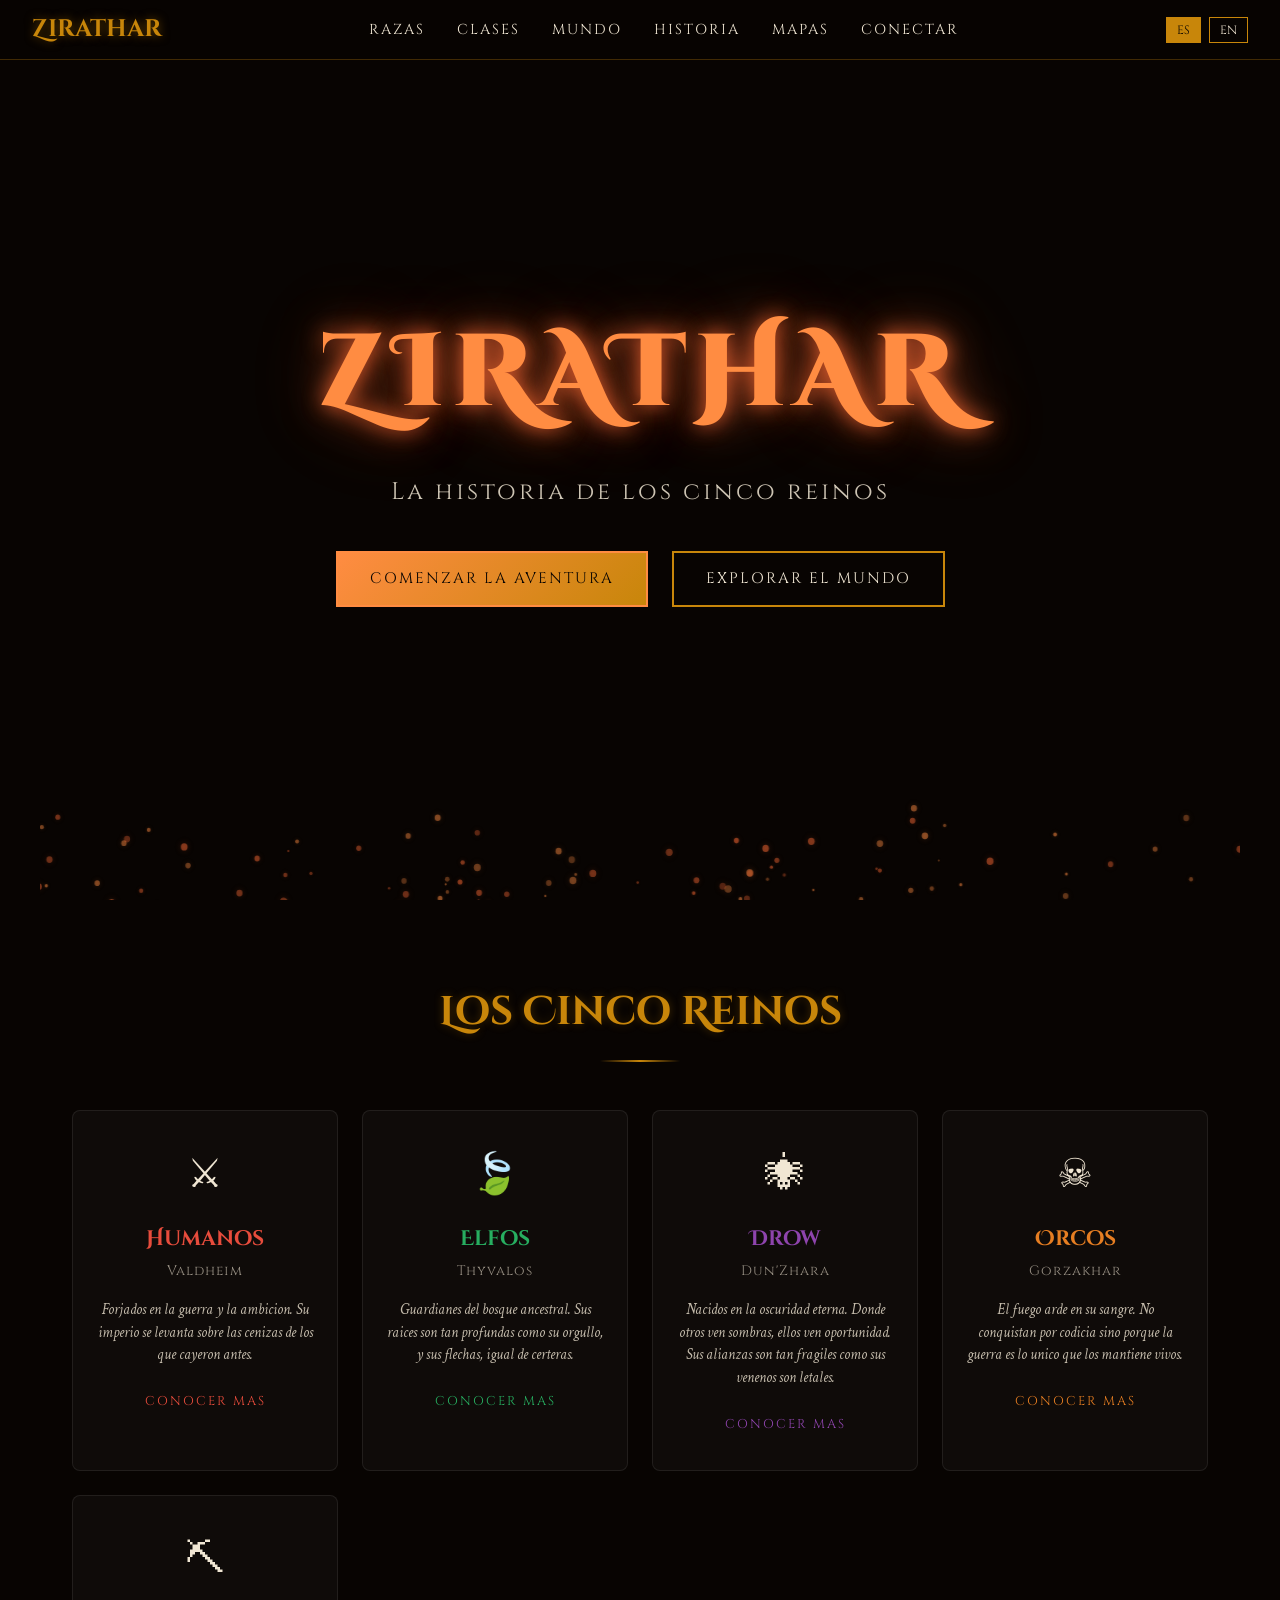
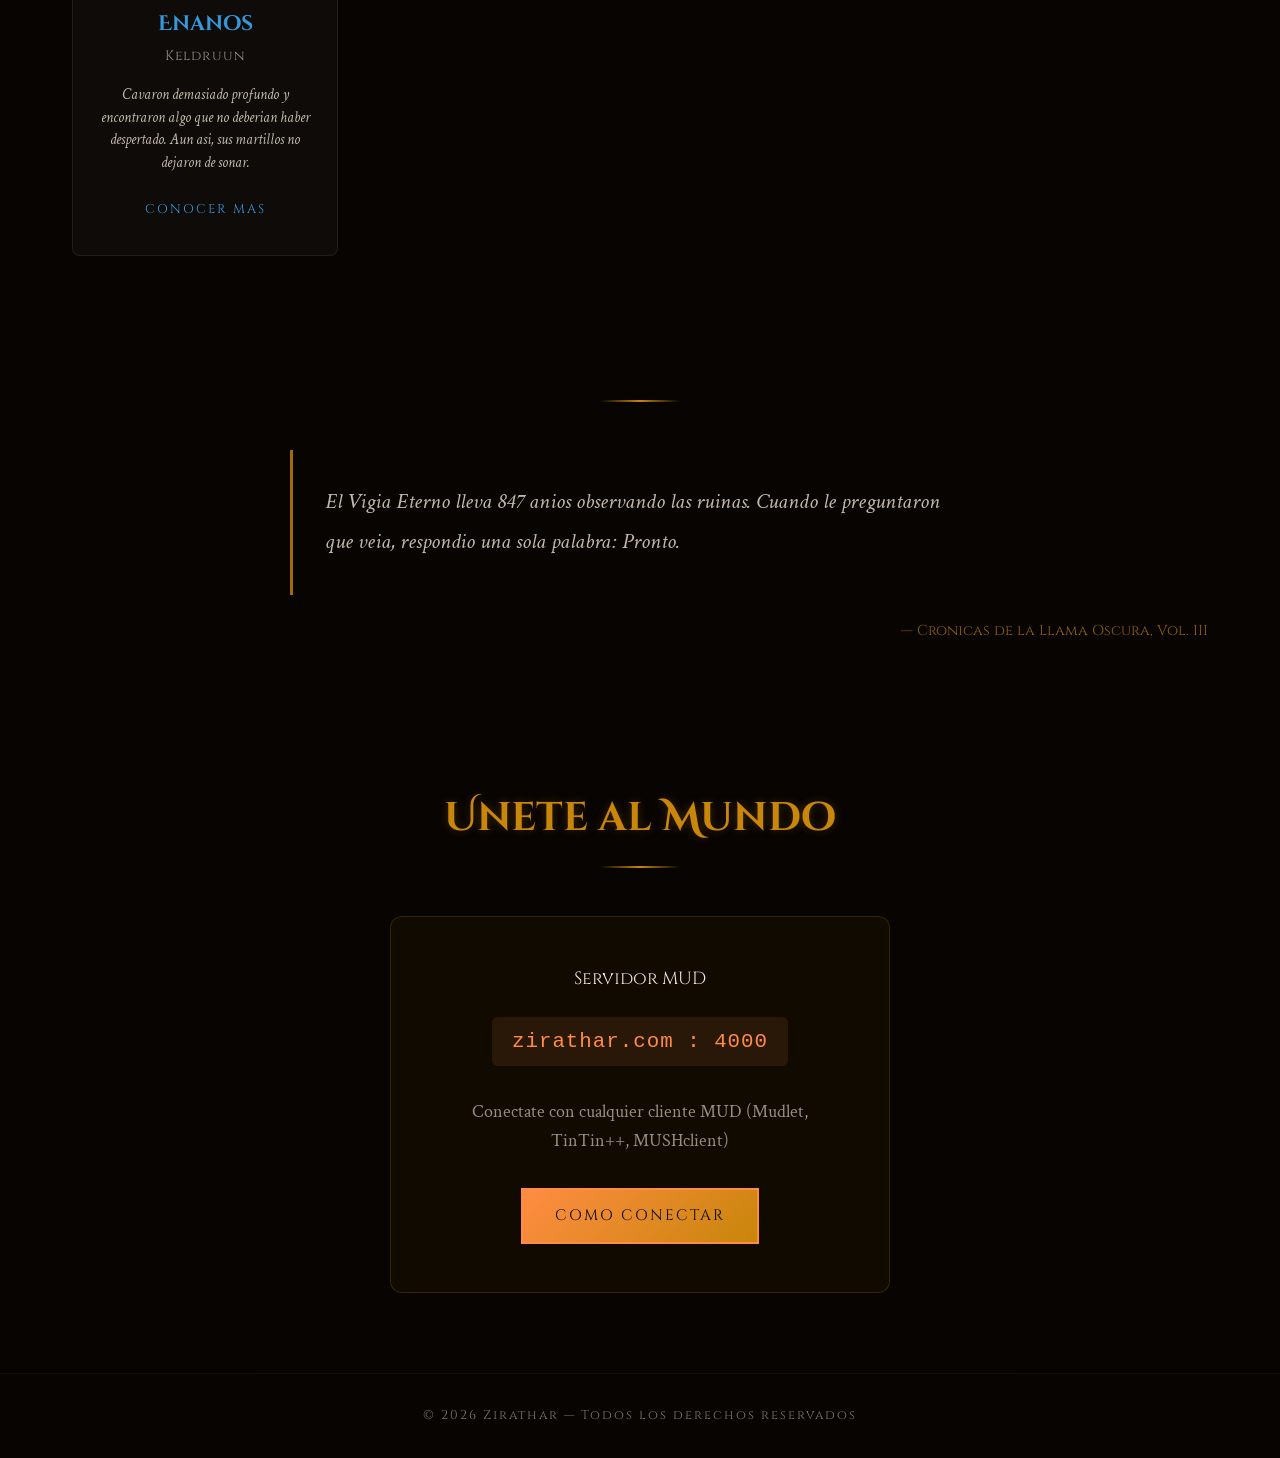
<file: index.html>
<!DOCTYPE html>
<html lang="es">
<head>
  <meta charset="UTF-8">
  <meta name="viewport" content="width=device-width, initial-scale=1.0">
  <title>Zirathar — La Historia de los Cinco Reinos</title>
  <meta name="description" content="Zirathar: MUD de fantasia oscura. Cinco razas, diez clases, combate tactico y un mundo vivo con NPCs con inteligencia artificial.">
  <link rel="stylesheet" href="css/estilos.css">
  <link rel="icon" href="data:image/svg+xml,<svg xmlns='http://www.w3.org/2000/svg' viewBox='0 0 100 100'><text y='.9em' font-size='90'>&#x1f525;</text></svg>">
</head>
<body>

  <!-- ═══ NAV ═══ -->
  <nav class="nav">
    <a href="index.html" class="nav-logo">Zirathar</a>
    <ul class="nav-links">
      <li><a href="razas.html" data-es="Razas" data-en="Races">Razas</a></li>
      <li><a href="clases.html" data-es="Clases" data-en="Classes">Clases</a></li>
      <li><a href="mundo.html" data-es="Mundo" data-en="World">Mundo</a></li>
      <li><a href="historia.html" data-es="Historia" data-en="Lore">Historia</a></li>
      <li><a href="mapas.html">Mapas</a></li>
      <li><a href="conectar.html" data-es="Conectar" data-en="Connect">Conectar</a></li>
    </ul>
    <div class="lang-toggle">
      <button class="lang-btn active" id="lang-es">ES</button>
      <button class="lang-btn" id="lang-en">EN</button>
    </div>
  </nav>

  <!-- ═══ HERO ═══ -->
  <section class="hero">
    <canvas id="hero-fire" class="hero-canvas"></canvas>
    <div class="hero-content">
      <h1 class="hero-title">ZIRATHAR</h1>
      <p class="hero-subtitle" data-es="La historia de los cinco reinos" data-en="The tale of the five kingdoms">La historia de los cinco reinos</p>
      <div class="hero-buttons">
        <a href="conectar.html" class="btn btn-primary" data-es="Comenzar la Aventura" data-en="Begin the Adventure">Comenzar la Aventura</a>
        <a href="mundo.html" class="btn btn-secondary" data-es="Explorar el Mundo" data-en="Explore the World">Explorar el Mundo</a>
      </div>
    </div>
  </section>

  <!-- ═══ REINOS ═══ -->
  <section id="reinos">
    <h2 class="section-title" data-es="Los Cinco Reinos" data-en="The Five Kingdoms">Los Cinco Reinos</h2>
    <div class="section-line"></div>

    <div class="reinos-grid">

      <div class="reino-card reino-humanos">
        <span class="reino-icon">&#9876;</span>
        <h3 class="reino-name" data-es="Humanos" data-en="Humans">Humanos</h3>
        <p class="reino-capital">Valdheim</p>
        <p class="reino-lore" data-es="Forjados en la guerra y la ambicion. Su imperio se levanta sobre las cenizas de los que cayeron antes." data-en="Forged in war and ambition. Their empire rises on the ashes of those who fell before.">Forjados en la guerra y la ambicion. Su imperio se levanta sobre las cenizas de los que cayeron antes.</p>
        <a href="razas.html#humanos" class="reino-link" data-es="Conocer mas" data-en="Learn more">Conocer mas</a>
      </div>

      <div class="reino-card reino-elfos">
        <span class="reino-icon">&#127811;</span>
        <h3 class="reino-name" data-es="Elfos" data-en="Elves">Elfos</h3>
        <p class="reino-capital">Thyvalos</p>
        <p class="reino-lore" data-es="Guardianes del bosque ancestral. Sus raices son tan profundas como su orgullo, y sus flechas, igual de certeras." data-en="Guardians of the ancestral forest. Their roots run as deep as their pride, and their arrows just as true.">Guardianes del bosque ancestral. Sus raices son tan profundas como su orgullo, y sus flechas, igual de certeras.</p>
        <a href="razas.html#elfos" class="reino-link" data-es="Conocer mas" data-en="Learn more">Conocer mas</a>
      </div>

      <div class="reino-card reino-drows">
        <span class="reino-icon">&#128375;</span>
        <h3 class="reino-name">Drow</h3>
        <p class="reino-capital">Dun'Zhara</p>
        <p class="reino-lore" data-es="Nacidos en la oscuridad eterna. Donde otros ven sombras, ellos ven oportunidad. Sus alianzas son tan fragiles como sus venenos son letales." data-en="Born in eternal darkness. Where others see shadows, they see opportunity. Their alliances are as fragile as their poisons are lethal.">Nacidos en la oscuridad eterna. Donde otros ven sombras, ellos ven oportunidad. Sus alianzas son tan fragiles como sus venenos son letales.</p>
        <a href="razas.html#drows" class="reino-link" data-es="Conocer mas" data-en="Learn more">Conocer mas</a>
      </div>

      <div class="reino-card reino-orcos">
        <span class="reino-icon">&#9760;</span>
        <h3 class="reino-name" data-es="Orcos" data-en="Orcs">Orcos</h3>
        <p class="reino-capital">Gorzakhar</p>
        <p class="reino-lore" data-es="El fuego arde en su sangre. No conquistan por codicia sino porque la guerra es lo unico que los mantiene vivos." data-en="Fire burns in their blood. They don't conquer out of greed but because war is the only thing that keeps them alive.">El fuego arde en su sangre. No conquistan por codicia sino porque la guerra es lo unico que los mantiene vivos.</p>
        <a href="razas.html#orcos" class="reino-link" data-es="Conocer mas" data-en="Learn more">Conocer mas</a>
      </div>

      <div class="reino-card reino-enanos">
        <span class="reino-icon">&#9935;</span>
        <h3 class="reino-name" data-es="Enanos" data-en="Dwarves">Enanos</h3>
        <p class="reino-capital">Keldruun</p>
        <p class="reino-lore" data-es="Cavaron demasiado profundo y encontraron algo que no deberian haber despertado. Aun asi, sus martillos no dejaron de sonar." data-en="They dug too deep and found something that should not have been awakened. Still, their hammers never stopped ringing.">Cavaron demasiado profundo y encontraron algo que no deberian haber despertado. Aun asi, sus martillos no dejaron de sonar.</p>
        <a href="razas.html#enanos" class="reino-link" data-es="Conocer mas" data-en="Learn more">Conocer mas</a>
      </div>

    </div>
  </section>

  <!-- ═══ LORE ═══ -->
  <section class="lore-section">
    <div class="section-line"></div>
    <blockquote class="lore-quote reveal" data-es="El Vigia Eterno lleva 847 anios observando las ruinas. Cuando le preguntaron que veia, respondio una sola palabra: Pronto." data-en="The Eternal Watchman has been observing the ruins for 847 years. When asked what he saw, he answered with a single word: Soon.">
      El Vigia Eterno lleva 847 anios observando las ruinas. Cuando le preguntaron que veia, respondio una sola palabra: <em>Pronto.</em>
    </blockquote>
    <p class="lore-author" data-es="&mdash; Cronicas de la Llama Oscura, Vol. III" data-en="&mdash; Chronicles of the Dark Flame, Vol. III">&mdash; Cronicas de la Llama Oscura, Vol. III</p>
  </section>

  <!-- ═══ CONECTAR ═══ -->
  <section class="conectar-section" id="conectar">
    <h2 class="section-title" data-es="Unete al Mundo" data-en="Join the World">Unete al Mundo</h2>
    <div class="section-line"></div>

    <div class="conectar-box reveal">
      <p class="server-info" data-es="Servidor MUD" data-en="MUD Server">Servidor MUD</p>
      <div class="server-ip">zirathar.com : 4000</div>
      <p style="margin: 1rem 0; opacity: 0.6;" data-es="Conectate con cualquier cliente MUD (Mudlet, TinTin++, MUSHclient)" data-en="Connect with any MUD client (Mudlet, TinTin++, MUSHclient)">Conectate con cualquier cliente MUD (Mudlet, TinTin++, MUSHclient)</p>
      <a href="conectar.html" class="btn btn-primary" style="margin-top: 1rem; display: inline-block;" data-es="Como Conectar" data-en="How to Connect">Como Conectar</a>
    </div>
  </section>

  <!-- ═══ FOOTER ═══ -->
  <footer class="footer">
    <p>&copy; 2026 Zirathar &mdash; <span data-es="Todos los derechos reservados" data-en="All rights reserved">Todos los derechos reservados</span></p>
  </footer>

  <script src="js/main.js"></script>
</body>
</html>
</file>
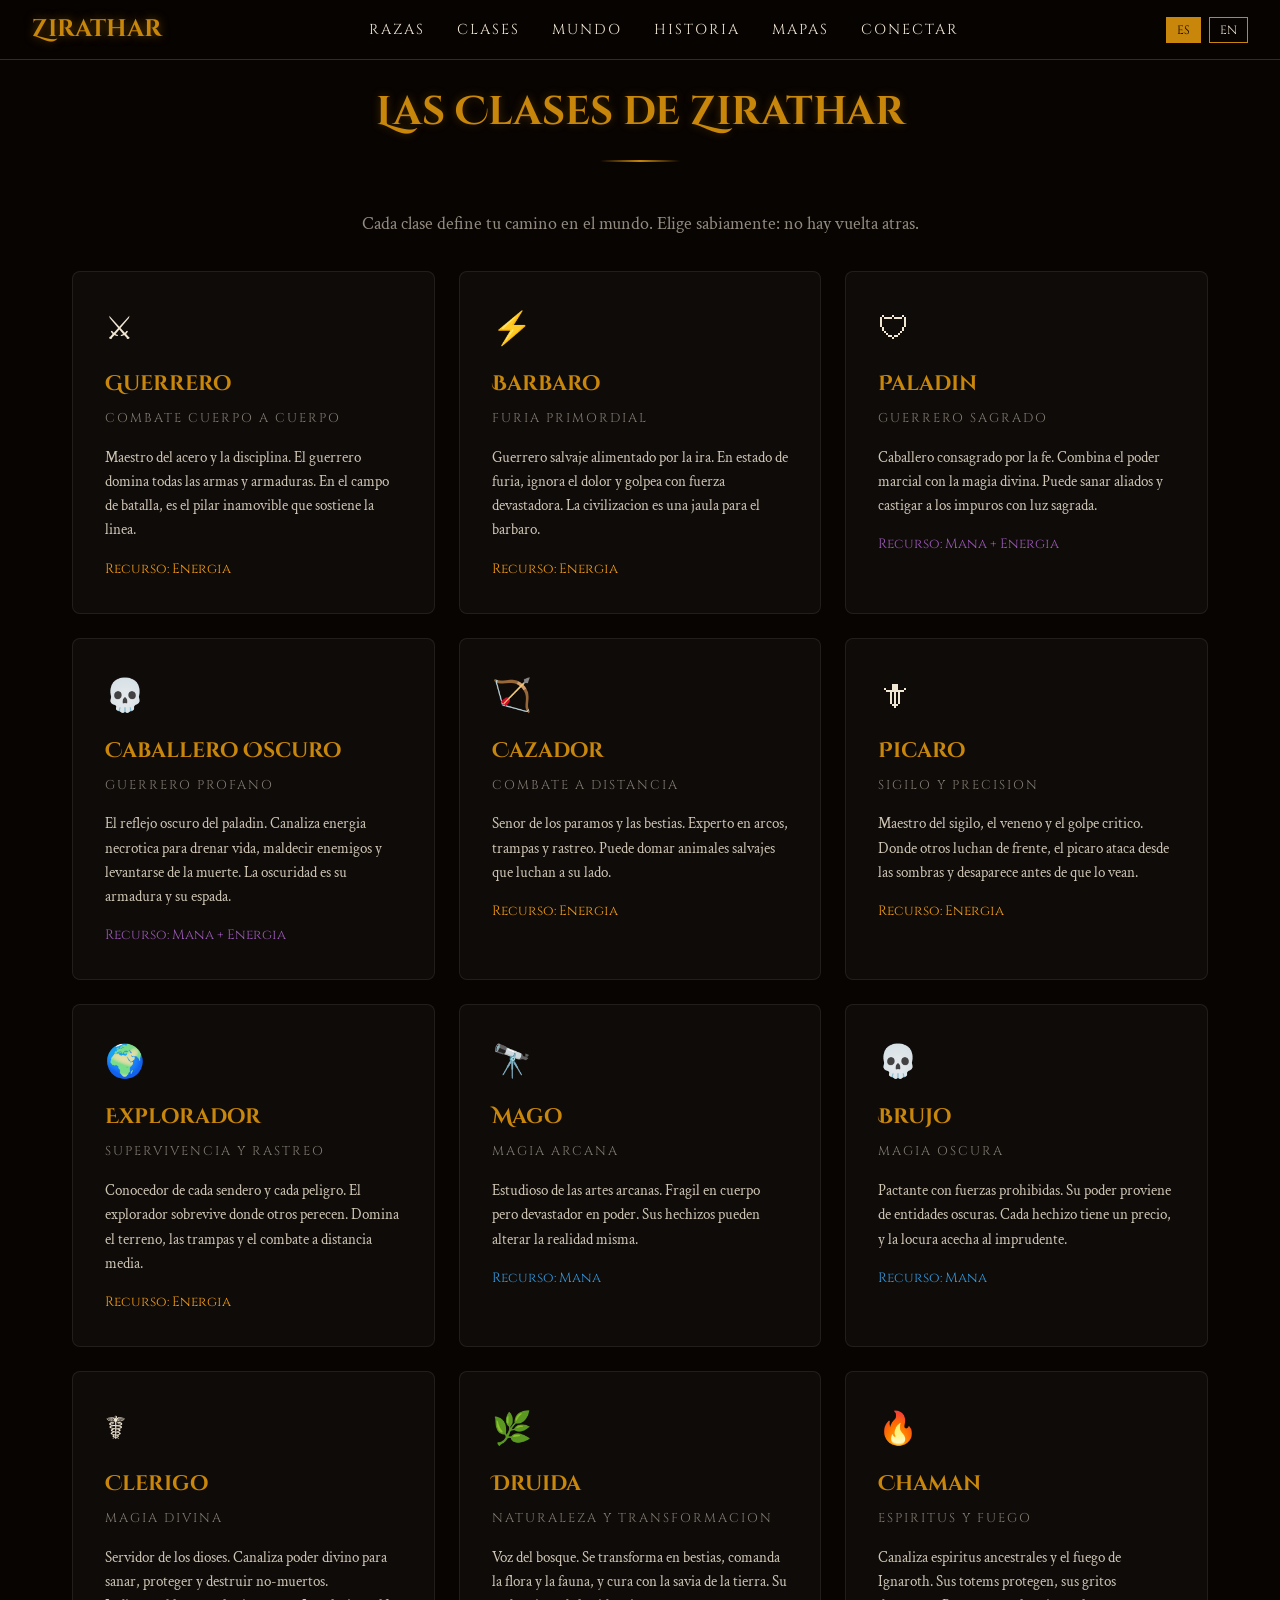
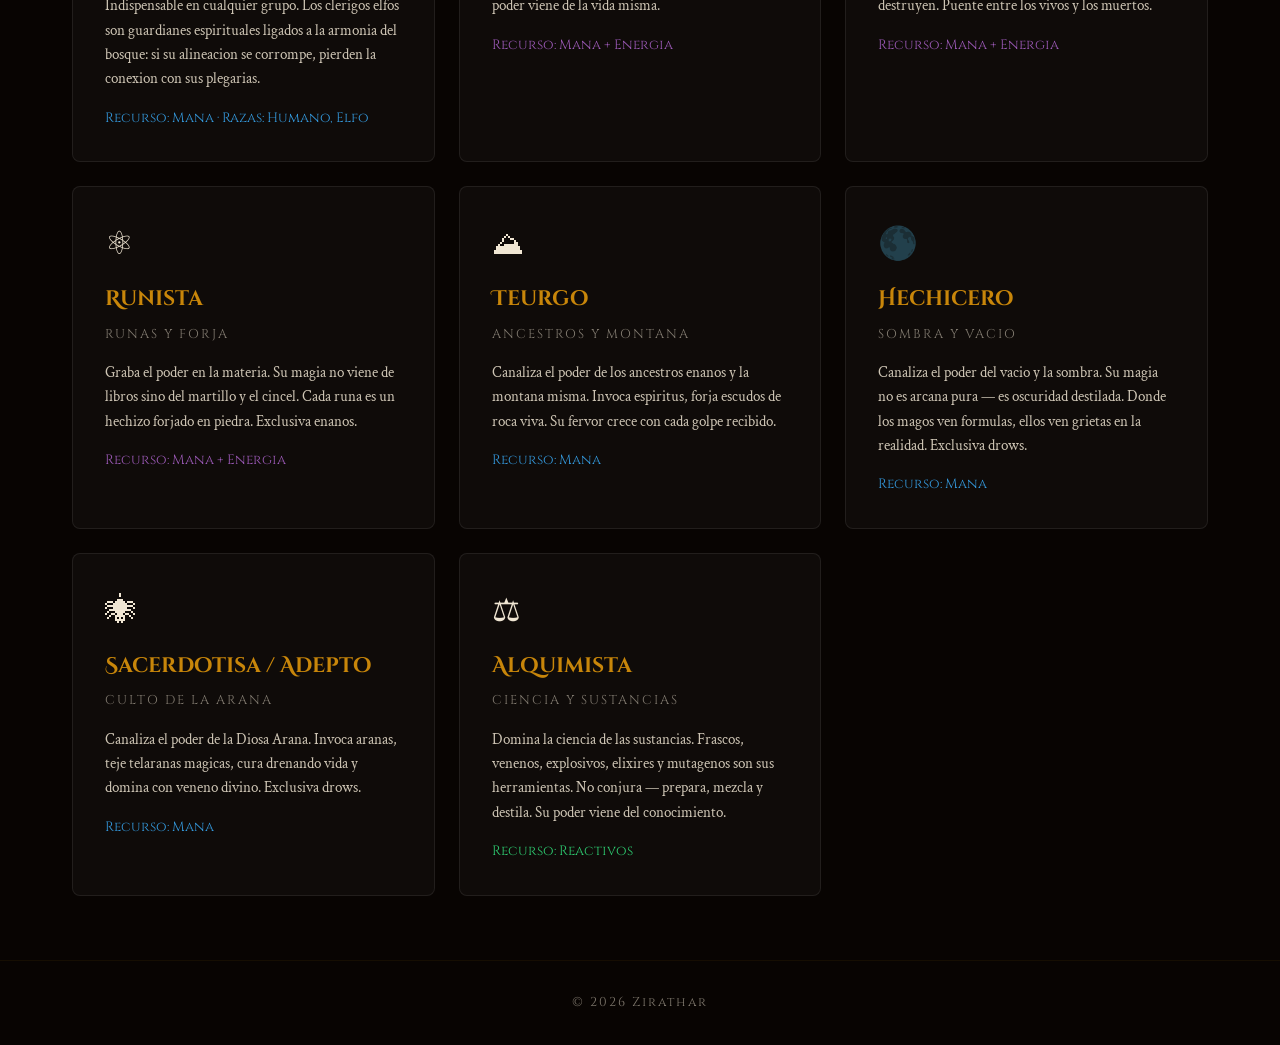
<file: clases.html>
<!DOCTYPE html>
<html lang="es">
<head>
  <meta charset="UTF-8">
  <meta name="viewport" content="width=device-width, initial-scale=1.0">
  <title>Clases — Zirathar</title>
  <link rel="stylesheet" href="css/estilos.css">
  <style>
    .clases-grid { display: grid; grid-template-columns: repeat(auto-fit, minmax(280px, 1fr)); gap: 1.5rem; max-width: 1200px; margin: 0 auto; padding: 0 2rem; }
    .clase-card { background: rgba(255,255,255,0.03); border: 1px solid rgba(255,255,255,0.08); border-radius: 8px; padding: 2rem; transition: all 0.4s; opacity:0; transform: translateY(30px); }
    .clase-card.visible { opacity:1; transform: translateY(0); }
    .clase-card:hover { transform: translateY(-5px); box-shadow: 0 8px 25px rgba(0,0,0,0.4); }
    .clase-icon { font-size: 2rem; margin-bottom: 0.8rem; display: block; }
    .clase-name { font-family: 'Cinzel Decorative', serif; font-size: 1.3rem; color: var(--dorado); margin-bottom: 0.5rem; }
    .clase-tipo { font-family: 'Cinzel', serif; font-size: 0.8rem; text-transform: uppercase; letter-spacing: 2px; opacity: 0.5; margin-bottom: 1rem; }
    .clase-desc { font-size: 0.95rem; opacity: 0.85; line-height: 1.6; }
    .clase-recurso { margin-top: 1rem; font-family: 'Cinzel', serif; font-size: 0.85rem; }
    .recurso-mana { color: #3498db; }
    .recurso-energia { color: #f39c12; }
    .recurso-ambos { color: #9b59b6; }
    .page-header { padding-top: 80px; text-align: center; padding-bottom: 2rem; }
  </style>
</head>
<body>
  <nav class="nav">
    <a href="index.html" class="nav-logo">Zirathar</a>
    <ul class="nav-links">
      <li><a href="razas.html">Razas</a></li>
      <li><a href="clases.html">Clases</a></li>
      <li><a href="mundo.html">Mundo</a></li>
      <li><a href="historia.html">Historia</a></li>
      <li><a href="mapas.html">Mapas</a></li>
      <li><a href="conectar.html">Conectar</a></li>
    </ul>
    <div class="lang-toggle">
      <button class="lang-btn active" id="lang-es">ES</button>
      <button class="lang-btn" id="lang-en">EN</button>
    </div>
  </nav>

  <div class="page-header">
    <h1 class="section-title">Las Clases de Zirathar</h1>
    <div class="section-line"></div>
    <p style="opacity:0.6; max-width:600px; margin:0 auto;">Cada clase define tu camino en el mundo. Elige sabiamente: no hay vuelta atras.</p>
  </div>

  <div class="clases-grid">
    <div class="clase-card reveal">
      <span class="clase-icon">&#9876;</span>
      <h3 class="clase-name">Guerrero</h3>
      <p class="clase-tipo">Combate cuerpo a cuerpo</p>
      <p class="clase-desc">Maestro del acero y la disciplina. El guerrero domina todas las armas y armaduras. En el campo de batalla, es el pilar inamovible que sostiene la linea.</p>
      <p class="clase-recurso recurso-energia">Recurso: Energia</p>
    </div>
    <div class="clase-card reveal">
      <span class="clase-icon">&#9889;</span>
      <h3 class="clase-name">Barbaro</h3>
      <p class="clase-tipo">Furia primordial</p>
      <p class="clase-desc">Guerrero salvaje alimentado por la ira. En estado de furia, ignora el dolor y golpea con fuerza devastadora. La civilizacion es una jaula para el barbaro.</p>
      <p class="clase-recurso recurso-energia">Recurso: Energia</p>
    </div>
    <div class="clase-card reveal">
      <span class="clase-icon">&#128737;</span>
      <h3 class="clase-name">Paladin</h3>
      <p class="clase-tipo">Guerrero sagrado</p>
      <p class="clase-desc">Caballero consagrado por la fe. Combina el poder marcial con la magia divina. Puede sanar aliados y castigar a los impuros con luz sagrada.</p>
      <p class="clase-recurso recurso-ambos">Recurso: Mana + Energia</p>
    </div>
    <div class="clase-card reveal">
      <span class="clase-icon">&#128128;</span>
      <h3 class="clase-name">Caballero Oscuro</h3>
      <p class="clase-tipo">Guerrero profano</p>
      <p class="clase-desc">El reflejo oscuro del paladin. Canaliza energia necrotica para drenar vida, maldecir enemigos y levantarse de la muerte. La oscuridad es su armadura y su espada.</p>
      <p class="clase-recurso recurso-ambos">Recurso: Mana + Energia</p>
    </div>
    <div class="clase-card reveal">
      <span class="clase-icon">&#127993;</span>
      <h3 class="clase-name">Cazador</h3>
      <p class="clase-tipo">Combate a distancia</p>
      <p class="clase-desc">Senor de los paramos y las bestias. Experto en arcos, trampas y rastreo. Puede domar animales salvajes que luchan a su lado.</p>
      <p class="clase-recurso recurso-energia">Recurso: Energia</p>
    </div>
    <div class="clase-card reveal">
      <span class="clase-icon">&#128481;</span>
      <h3 class="clase-name">Picaro</h3>
      <p class="clase-tipo">Sigilo y precision</p>
      <p class="clase-desc">Maestro del sigilo, el veneno y el golpe critico. Donde otros luchan de frente, el picaro ataca desde las sombras y desaparece antes de que lo vean.</p>
      <p class="clase-recurso recurso-energia">Recurso: Energia</p>
    </div>
    <div class="clase-card reveal">
      <span class="clase-icon">&#127757;</span>
      <h3 class="clase-name">Explorador</h3>
      <p class="clase-tipo">Supervivencia y rastreo</p>
      <p class="clase-desc">Conocedor de cada sendero y cada peligro. El explorador sobrevive donde otros perecen. Domina el terreno, las trampas y el combate a distancia media.</p>
      <p class="clase-recurso recurso-energia">Recurso: Energia</p>
    </div>
    <div class="clase-card reveal">
      <span class="clase-icon">&#128301;</span>
      <h3 class="clase-name">Mago</h3>
      <p class="clase-tipo">Magia arcana</p>
      <p class="clase-desc">Estudioso de las artes arcanas. Fragil en cuerpo pero devastador en poder. Sus hechizos pueden alterar la realidad misma.</p>
      <p class="clase-recurso recurso-mana">Recurso: Mana</p>
    </div>
    <div class="clase-card reveal">
      <span class="clase-icon">&#128128;</span>
      <h3 class="clase-name">Brujo</h3>
      <p class="clase-tipo">Magia oscura</p>
      <p class="clase-desc">Pactante con fuerzas prohibidas. Su poder proviene de entidades oscuras. Cada hechizo tiene un precio, y la locura acecha al imprudente.</p>
      <p class="clase-recurso recurso-mana">Recurso: Mana</p>
    </div>
    <div class="clase-card reveal">
      <span class="clase-icon">&#9764;</span>
      <h3 class="clase-name">Clerigo</h3>
      <p class="clase-tipo">Magia divina</p>
      <p class="clase-desc">Servidor de los dioses. Canaliza poder divino para sanar, proteger y destruir no-muertos. Indispensable en cualquier grupo. Los clerigos elfos son guardianes espirituales ligados a la armonia del bosque: si su alineacion se corrompe, pierden la conexion con sus plegarias.</p>
      <p class="clase-recurso recurso-mana">Recurso: Mana &middot; Razas: Humano, Elfo</p>
    </div>
    <div class="clase-card reveal">
      <span class="clase-icon">&#127807;</span>
      <h3 class="clase-name">Druida</h3>
      <p class="clase-tipo">Naturaleza y transformacion</p>
      <p class="clase-desc">Voz del bosque. Se transforma en bestias, comanda la flora y la fauna, y cura con la savia de la tierra. Su poder viene de la vida misma.</p>
      <p class="clase-recurso recurso-ambos">Recurso: Mana + Energia</p>
    </div>
    <div class="clase-card reveal">
      <span class="clase-icon">&#128293;</span>
      <h3 class="clase-name">Chaman</h3>
      <p class="clase-tipo">Espiritus y fuego</p>
      <p class="clase-desc">Canaliza espiritus ancestrales y el fuego de Ignaroth. Sus totems protegen, sus gritos destruyen. Puente entre los vivos y los muertos.</p>
      <p class="clase-recurso recurso-ambos">Recurso: Mana + Energia</p>
    </div>
    <div class="clase-card reveal">
      <span class="clase-icon">&#9883;</span>
      <h3 class="clase-name">Runista</h3>
      <p class="clase-tipo">Runas y forja</p>
      <p class="clase-desc">Graba el poder en la materia. Su magia no viene de libros sino del martillo y el cincel. Cada runa es un hechizo forjado en piedra. Exclusiva enanos.</p>
      <p class="clase-recurso recurso-ambos">Recurso: Mana + Energia</p>
    </div>
    <div class="clase-card reveal">
      <span class="clase-icon">&#9968;</span>
      <h3 class="clase-name">Teurgo</h3>
      <p class="clase-tipo">Ancestros y montana</p>
      <p class="clase-desc">Canaliza el poder de los ancestros enanos y la montana misma. Invoca espiritus, forja escudos de roca viva. Su fervor crece con cada golpe recibido.</p>
      <p class="clase-recurso recurso-mana">Recurso: Mana</p>
    </div>
    <div class="clase-card reveal">
      <span class="clase-icon">&#127761;</span>
      <h3 class="clase-name">Hechicero</h3>
      <p class="clase-tipo">Sombra y vacio</p>
      <p class="clase-desc">Canaliza el poder del vacio y la sombra. Su magia no es arcana pura — es oscuridad destilada. Donde los magos ven formulas, ellos ven grietas en la realidad. Exclusiva drows.</p>
      <p class="clase-recurso recurso-mana">Recurso: Mana</p>
    </div>
    <div class="clase-card reveal">
      <span class="clase-icon">&#128375;</span>
      <h3 class="clase-name">Sacerdotisa / Adepto</h3>
      <p class="clase-tipo">Culto de la Arana</p>
      <p class="clase-desc">Canaliza el poder de la Diosa Arana. Invoca aranas, teje telaranas magicas, cura drenando vida y domina con veneno divino. Exclusiva drows.</p>
      <p class="clase-recurso recurso-mana">Recurso: Mana</p>
    </div>
    <div class="clase-card reveal">
      <span class="clase-icon">&#9878;</span>
      <h3 class="clase-name">Alquimista</h3>
      <p class="clase-tipo">Ciencia y sustancias</p>
      <p class="clase-desc">Domina la ciencia de las sustancias. Frascos, venenos, explosivos, elixires y mutagenos son sus herramientas. No conjura — prepara, mezcla y destila. Su poder viene del conocimiento.</p>
      <p class="clase-recurso" style="color: #2ecc71;">Recurso: Reactivos</p>
    </div>
  </div>

  <footer class="footer" style="margin-top:4rem;">
    <p>&copy; 2026 Zirathar</p>
  </footer>
  <script src="js/main.js"></script>
</body>
</html>
</file>
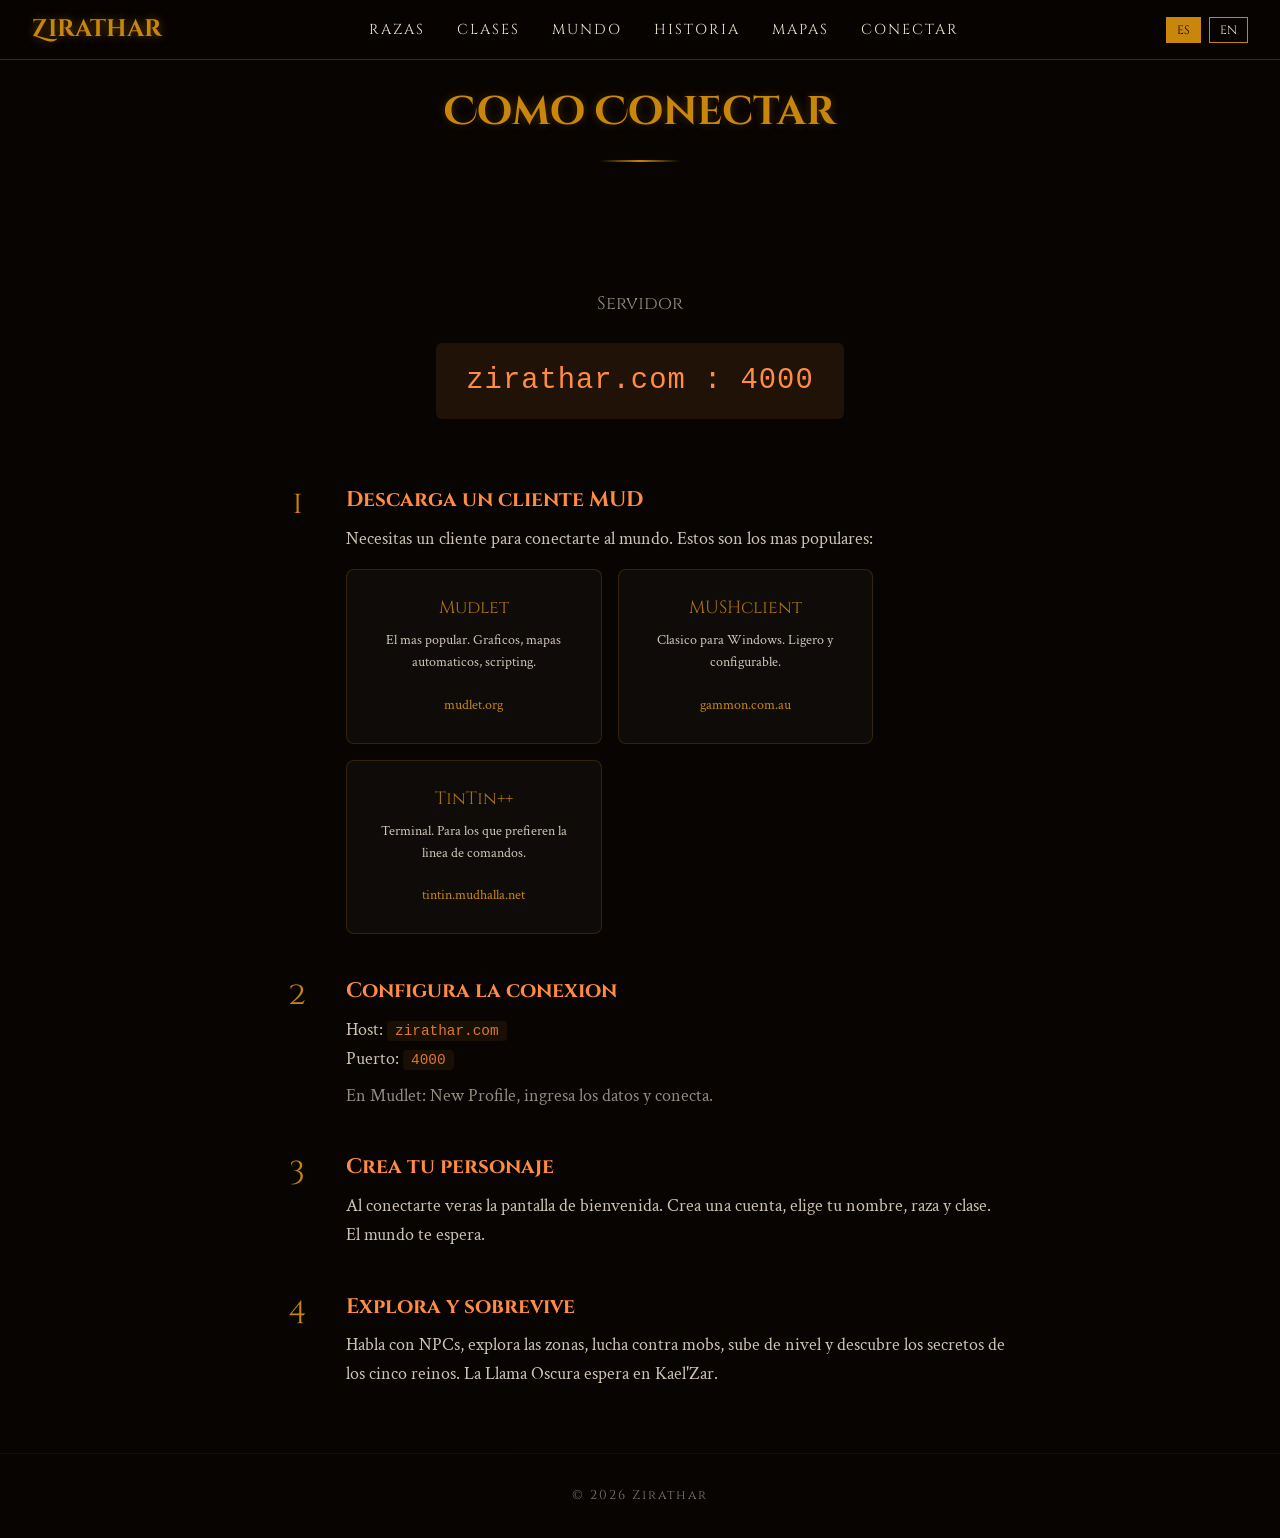
<file: conectar.html>
<!DOCTYPE html>
<html lang="es">
<head>
  <meta charset="UTF-8">
  <meta name="viewport" content="width=device-width, initial-scale=1.0">
  <title>Conectar — Zirathar</title>
  <link rel="stylesheet" href="css/estilos.css">
  <style>
    .page-header { padding-top: 80px; text-align: center; padding-bottom: 2rem; }
    .conectar-content { max-width: 800px; margin: 0 auto; padding: 0 2rem; }
    .paso { display: flex; gap: 1.5rem; margin-bottom: 2.5rem; align-items: flex-start; opacity:0; transform: translateY(20px); transition: all 0.4s; }
    .paso.visible { opacity:1; transform: translateY(0); }
    .paso-num { font-family: 'Cinzel Decorative', serif; font-size: 2rem; color: var(--dorado); min-width: 50px; text-align: center; line-height: 1; padding-top: 5px; }
    .paso-content h3 { font-family: 'Cinzel', serif; color: var(--naranja); margin-bottom: 0.5rem; }
    .paso-content p { opacity: 0.85; }
    .paso-content a { color: var(--dorado); }
    .cliente-grid { display: grid; grid-template-columns: repeat(auto-fit, minmax(200px, 1fr)); gap: 1rem; margin-top: 1rem; }
    .cliente-card { background: rgba(255,255,255,0.03); border: 1px solid rgba(200,134,10,0.2); border-radius: 8px; padding: 1.5rem; text-align: center; transition: all 0.3s; }
    .cliente-card:hover { border-color: var(--dorado); transform: translateY(-3px); }
    .cliente-name { font-family: 'Cinzel', serif; color: var(--dorado); font-size: 1.1rem; margin-bottom: 0.5rem; }
    .cliente-desc { font-size: 0.85rem; opacity: 0.6; margin-bottom: 1rem; }
    .cliente-link { color: var(--naranja); font-size: 0.85rem; text-decoration: none; }
    .server-big { text-align: center; margin: 3rem 0; }
    .server-big .server-ip { font-size: 1.8rem; padding: 15px 30px; }
    code { background: rgba(200,134,10,0.1); padding: 2px 8px; border-radius: 4px; font-size: 0.9rem; color: var(--naranja); }
  </style>
</head>
<body>
  <nav class="nav">
    <a href="index.html" class="nav-logo">Zirathar</a>
    <ul class="nav-links">
      <li><a href="razas.html">Razas</a></li>
      <li><a href="clases.html">Clases</a></li>
      <li><a href="mundo.html">Mundo</a></li>
      <li><a href="historia.html">Historia</a></li>
      <li><a href="mapas.html">Mapas</a></li>
      <li><a href="conectar.html">Conectar</a></li>
    </ul>
    <div class="lang-toggle">
      <button class="lang-btn active" id="lang-es">ES</button>
      <button class="lang-btn" id="lang-en">EN</button>
    </div>
  </nav>

  <div class="page-header">
    <h1 class="section-title" data-es="Como Conectar" data-en="How to Connect">Como Conectar</h1>
    <div class="section-line"></div>
  </div>

  <div class="conectar-content">

    <div class="server-big">
      <p style="font-family: 'Cinzel', serif; margin-bottom: 0.5rem; opacity: 0.6;" data-es="Servidor" data-en="Server">Servidor</p>
      <div class="server-ip">zirathar.com : 4000</div>
    </div>

    <div class="paso reveal">
      <div class="paso-num">1</div>
      <div class="paso-content">
        <h3 data-es="Descarga un cliente MUD" data-en="Download a MUD client">Descarga un cliente MUD</h3>
        <p data-es="Necesitas un cliente para conectarte al mundo. Estos son los mas populares:" data-en="You need a client to connect to the world. These are the most popular:">Necesitas un cliente para conectarte al mundo. Estos son los mas populares:</p>
        <div class="cliente-grid">
          <div class="cliente-card">
            <p class="cliente-name">Mudlet</p>
            <p class="cliente-desc">El mas popular. Graficos, mapas automaticos, scripting.</p>
            <a href="https://www.mudlet.org" class="cliente-link" target="_blank">mudlet.org</a>
          </div>
          <div class="cliente-card">
            <p class="cliente-name">MUSHclient</p>
            <p class="cliente-desc">Clasico para Windows. Ligero y configurable.</p>
            <a href="https://www.gammon.com.au/mushclient" class="cliente-link" target="_blank">gammon.com.au</a>
          </div>
          <div class="cliente-card">
            <p class="cliente-name">TinTin++</p>
            <p class="cliente-desc">Terminal. Para los que prefieren la linea de comandos.</p>
            <a href="https://tintin.mudhalla.net" class="cliente-link" target="_blank">tintin.mudhalla.net</a>
          </div>
        </div>
      </div>
    </div>

    <div class="paso reveal">
      <div class="paso-num">2</div>
      <div class="paso-content">
        <h3 data-es="Configura la conexion" data-en="Configure the connection">Configura la conexion</h3>
        <p>Host: <code>zirathar.com</code></p>
        <p>Puerto: <code>4000</code></p>
        <p style="margin-top:0.5rem; opacity:0.6;" data-es="En Mudlet: New Profile, ingresa los datos y conecta." data-en="In Mudlet: New Profile, enter the data and connect.">En Mudlet: New Profile, ingresa los datos y conecta.</p>
      </div>
    </div>

    <div class="paso reveal">
      <div class="paso-num">3</div>
      <div class="paso-content">
        <h3 data-es="Crea tu personaje" data-en="Create your character">Crea tu personaje</h3>
        <p data-es="Al conectarte veras la pantalla de bienvenida. Crea una cuenta, elige tu nombre, raza y clase. El mundo te espera." data-en="When you connect you'll see the welcome screen. Create an account, choose your name, race and class. The world awaits.">Al conectarte veras la pantalla de bienvenida. Crea una cuenta, elige tu nombre, raza y clase. El mundo te espera.</p>
      </div>
    </div>

    <div class="paso reveal">
      <div class="paso-num">4</div>
      <div class="paso-content">
        <h3 data-es="Explora y sobrevive" data-en="Explore and survive">Explora y sobrevive</h3>
        <p data-es="Habla con NPCs, explora las zonas, lucha contra mobs, sube de nivel y descubre los secretos de los cinco reinos. La Llama Oscura espera en Kael'Zar." data-en="Talk to NPCs, explore zones, fight mobs, level up and discover the secrets of the five kingdoms. The Dark Flame awaits in Kael'Zar.">Habla con NPCs, explora las zonas, lucha contra mobs, sube de nivel y descubre los secretos de los cinco reinos. La Llama Oscura espera en Kael'Zar.</p>
      </div>
    </div>

  </div>

  <footer class="footer" style="margin-top:4rem;">
    <p>&copy; 2026 Zirathar</p>
  </footer>
  <script src="js/main.js"></script>
</body>
</html>
</file>
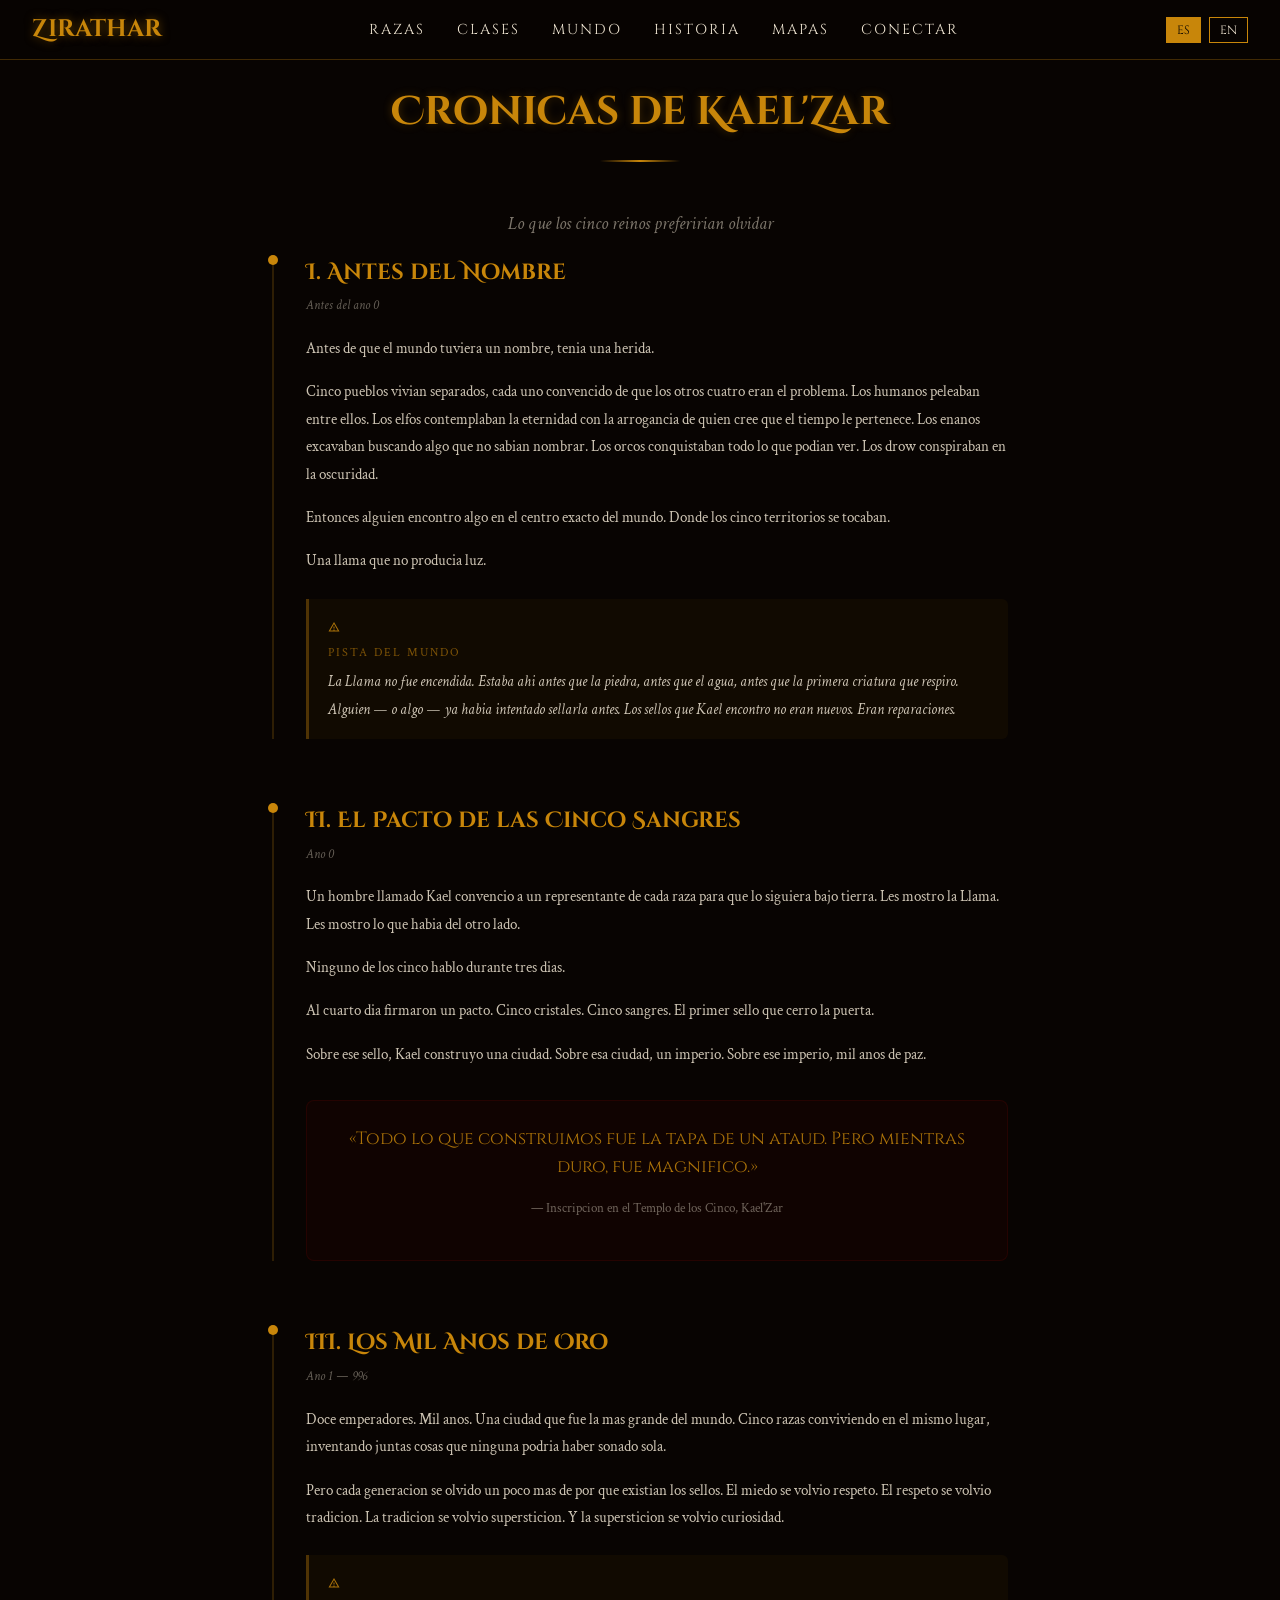
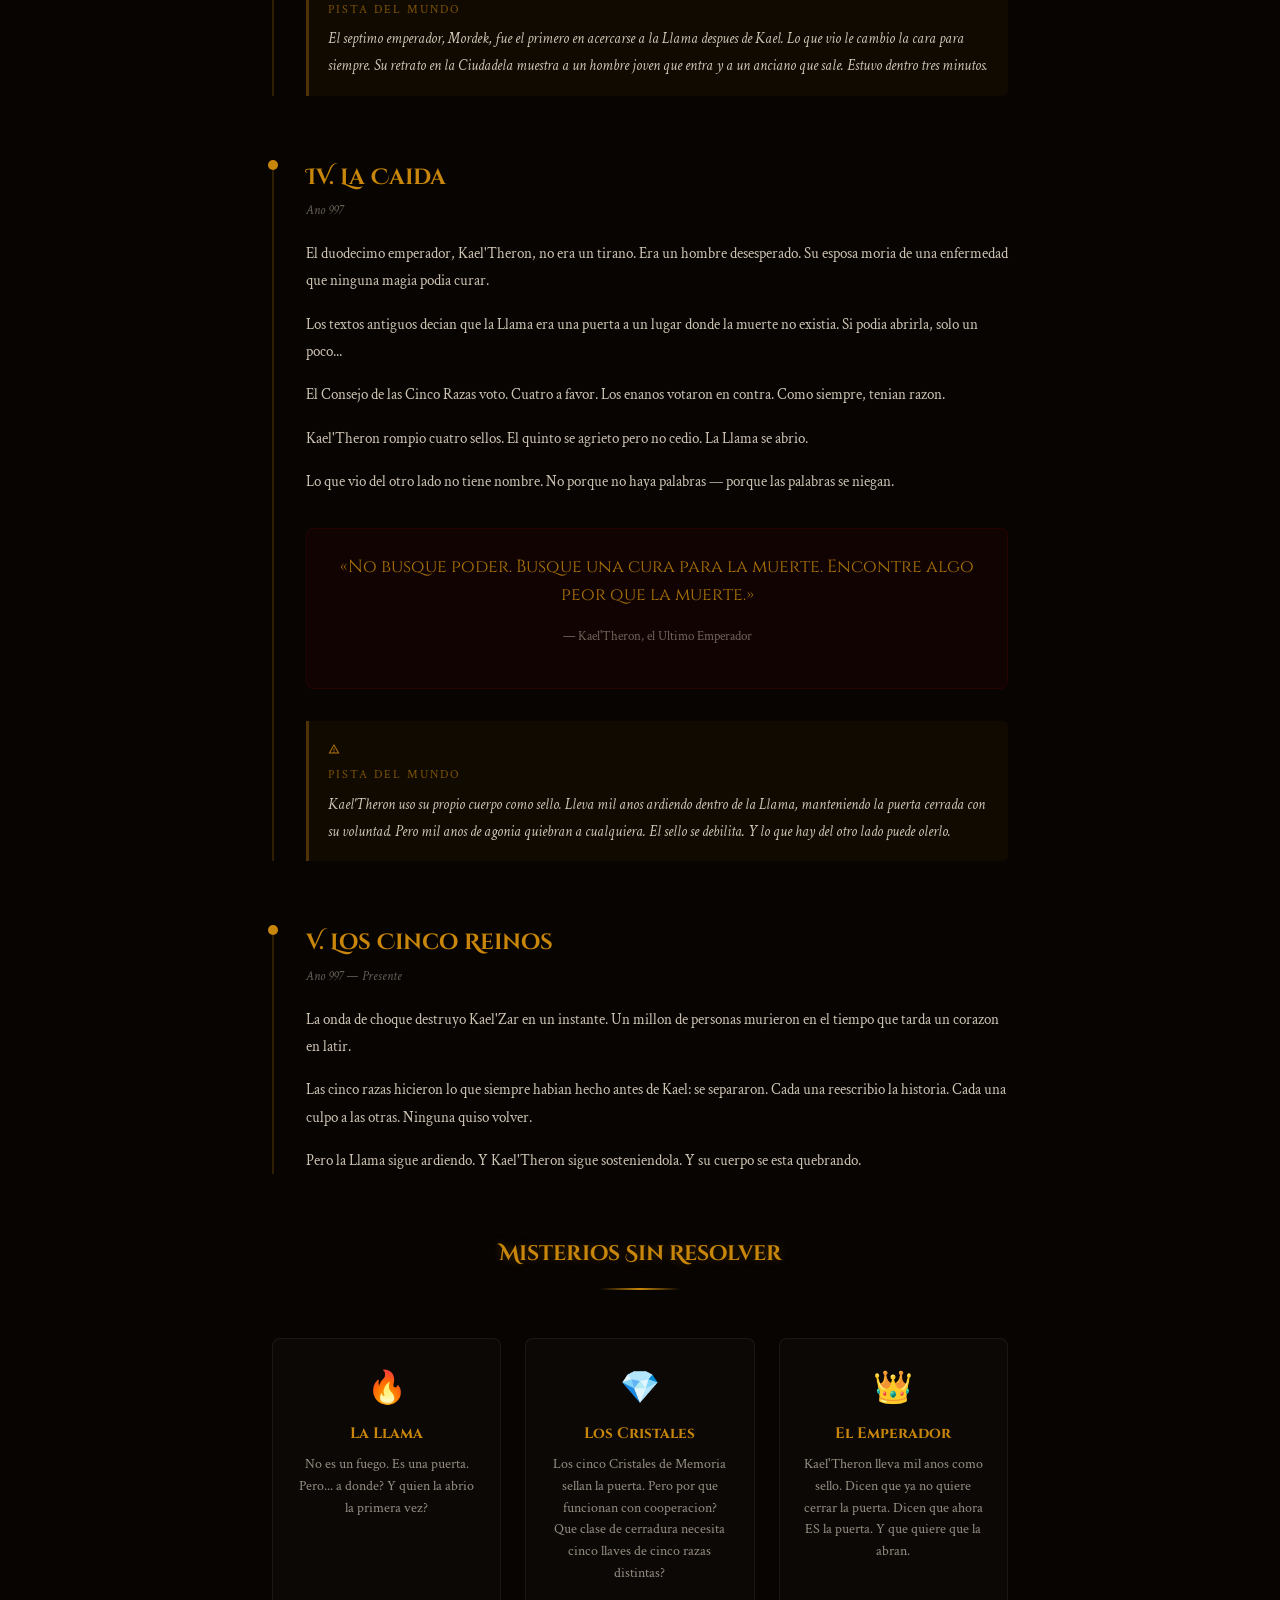
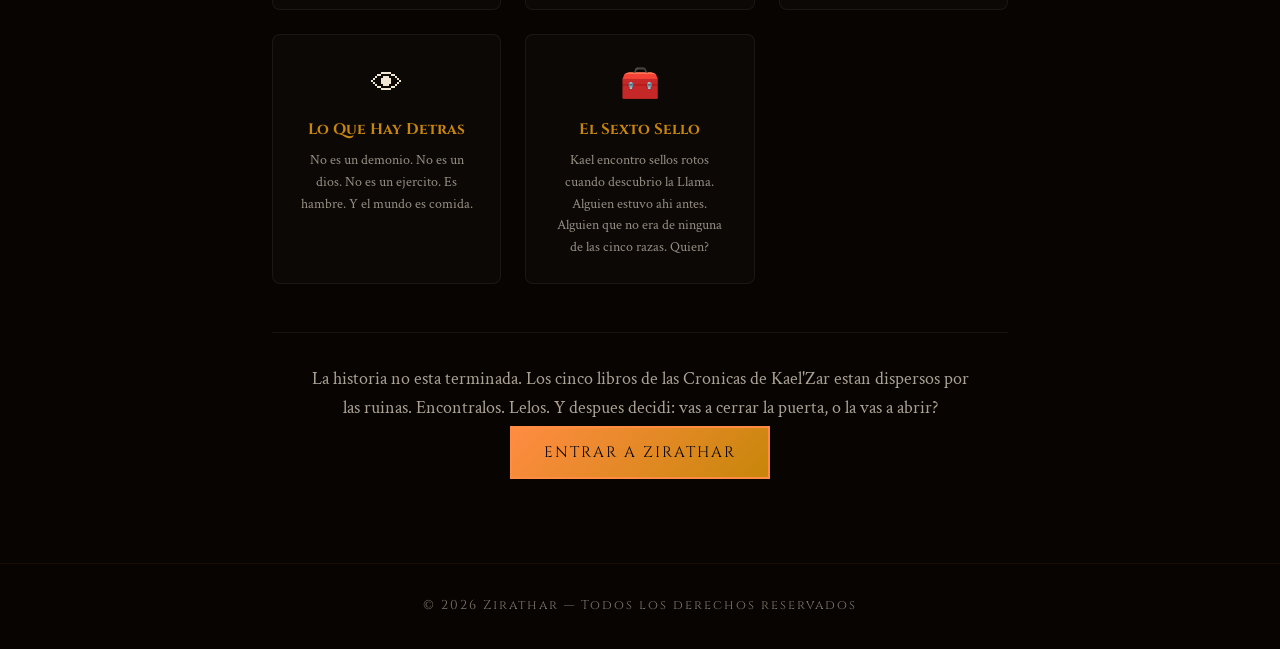
<file: historia.html>
<!DOCTYPE html>
<html lang="es">
<head>
  <meta charset="UTF-8">
  <meta name="viewport" content="width=device-width, initial-scale=1.0">
  <title>La Historia — Zirathar</title>
  <meta name="description" content="La historia de Zirathar: el Imperio de Kael, la Llama Oscura y los cinco reinos que nacieron de las cenizas.">
  <link rel="stylesheet" href="css/estilos.css">
  <style>
    .page-header { padding-top: 80px; text-align: center; padding-bottom: 1rem; }

    .historia-container { max-width: 800px; margin: 0 auto; padding: 0 2rem 4rem; }

    .epoca { margin-bottom: 4rem; position: relative; padding-left: 2rem; border-left: 2px solid rgba(200,134,10,0.2); }
    .epoca::before { content: ''; position: absolute; left: -6px; top: 0; width: 10px; height: 10px; border-radius: 50%; background: var(--dorado); }

    .epoca-titulo { font-family: 'Cinzel Decorative', serif; font-size: 1.4rem; color: var(--dorado); margin-bottom: 0.3rem; }
    .epoca-fecha { font-size: 0.8rem; opacity: 0.4; margin-bottom: 1.2rem; font-style: italic; }
    .epoca-texto { font-size: 0.95rem; line-height: 1.8; opacity: 0.85; }
    .epoca-texto p { margin-bottom: 1rem; }

    .pista { background: rgba(200,134,10,0.06); border-left: 3px solid rgba(200,134,10,0.4); padding: 1rem 1.2rem; margin: 1.5rem 0; border-radius: 0 6px 6px 0; font-style: italic; }
    .pista::before { content: ''; display: inline-block; width: 12px; height: 12px; margin-right: 8px; background: url("data:image/svg+xml,%3Csvg xmlns='http://www.w3.org/2000/svg' viewBox='0 0 24 24' fill='%23c8860a'%3E%3Cpath d='M12 2L1 21h22L12 2zm0 4l7.53 13H4.47L12 6zm-1 5v4h2v-4h-2zm0 6v2h2v-2h-2z'/%3E%3C/svg%3E") center/contain no-repeat; }
    .pista-label { font-size: 0.75rem; text-transform: uppercase; letter-spacing: 2px; color: var(--dorado); opacity: 0.7; display: block; margin-bottom: 0.3rem; font-style: normal; }

    .fragmento { background: rgba(139,0,0,0.08); border: 1px solid rgba(139,0,0,0.2); padding: 1.5rem; margin: 2rem 0; border-radius: 8px; text-align: center; }
    .fragmento-texto { font-family: 'Cinzel', serif; font-size: 1.1rem; color: #c8860a; line-height: 1.6; }
    .fragmento-autor { font-size: 0.8rem; opacity: 0.5; margin-top: 0.8rem; }

    .misterio-grid { display: grid; grid-template-columns: repeat(auto-fit, minmax(220px, 1fr)); gap: 1.5rem; margin: 2rem 0; }
    .misterio-card { background: rgba(255,255,255,0.02); border: 1px solid rgba(255,255,255,0.06); border-radius: 8px; padding: 1.5rem; text-align: center; transition: all 0.3s; }
    .misterio-card:hover { border-color: rgba(200,134,10,0.4); transform: translateY(-3px); }
    .misterio-icon { font-size: 2rem; margin-bottom: 0.5rem; }
    .misterio-title { font-family: 'Cinzel', serif; font-size: 0.95rem; color: var(--dorado); margin-bottom: 0.5rem; }
    .misterio-desc { font-size: 0.85rem; opacity: 0.6; }

    .cta-historia { text-align: center; margin-top: 3rem; padding: 2rem; border-top: 1px solid rgba(255,255,255,0.06); }
    .cta-historia p { opacity: 0.7; margin-bottom: 1rem; }

    @media (max-width: 600px) {
      .epoca-titulo { font-size: 1.1rem; }
      .misterio-grid { grid-template-columns: 1fr; }
    }
  </style>
</head>
<body>

  <nav class="nav">
    <a href="index.html" class="nav-logo">Zirathar</a>
    <ul class="nav-links">
      <li><a href="razas.html" data-es="Razas" data-en="Races">Razas</a></li>
      <li><a href="clases.html" data-es="Clases" data-en="Classes">Clases</a></li>
      <li><a href="mundo.html" data-es="Mundo" data-en="World">Mundo</a></li>
      <li><a href="historia.html" data-es="Historia" data-en="Lore">Historia</a></li>
      <li><a href="mapas.html">Mapas</a></li>
      <li><a href="conectar.html" data-es="Conectar" data-en="Connect">Conectar</a></li>
    </ul>
    <div class="lang-toggle">
      <button class="lang-btn active" id="lang-es">ES</button>
      <button class="lang-btn" id="lang-en">EN</button>
    </div>
  </nav>

  <div class="page-header">
    <h1 class="section-title" data-es="Cronicas de Kael'Zar" data-en="Chronicles of Kael'Zar">Cronicas de Kael'Zar</h1>
    <div class="section-line"></div>
    <p style="opacity:0.5; margin-top:0.5rem; font-style:italic;" data-es="Lo que los cinco reinos preferirian olvidar" data-en="What the five kingdoms would rather forget">Lo que los cinco reinos preferirian olvidar</p>
  </div>

  <div class="historia-container">

    <!-- ═══ ANTES DEL IMPERIO ═══ -->
    <div class="epoca reveal">
      <h2 class="epoca-titulo" data-es="I. Antes del Nombre" data-en="I. Before the Name">I. Antes del Nombre</h2>
      <p class="epoca-fecha" data-es="Antes del ano 0" data-en="Before Year 0">Antes del ano 0</p>
      <div class="epoca-texto">
        <p data-es="Antes de que el mundo tuviera un nombre, tenia una herida." data-en="Before the world had a name, it had a wound.">Antes de que el mundo tuviera un nombre, tenia una herida.</p>
        <p data-es="Cinco pueblos vivian separados, cada uno convencido de que los otros cuatro eran el problema. Los humanos peleaban entre ellos. Los elfos contemplaban la eternidad con la arrogancia de quien cree que el tiempo le pertenece. Los enanos excavaban buscando algo que no sabian nombrar. Los orcos conquistaban todo lo que podian ver. Los drow conspiraban en la oscuridad." data-en="Five peoples lived apart, each convinced the other four were the problem. Humans fought among themselves. Elves contemplated eternity with the arrogance of those who believe time belongs to them. Dwarves dug searching for something they couldn't name. Orcs conquered everything in sight. Drow conspired in the dark.">Cinco pueblos vivian separados, cada uno convencido de que los otros cuatro eran el problema. Los humanos peleaban entre ellos. Los elfos contemplaban la eternidad con la arrogancia de quien cree que el tiempo le pertenece. Los enanos excavaban buscando algo que no sabian nombrar. Los orcos conquistaban todo lo que podian ver. Los drow conspiraban en la oscuridad.</p>
        <p data-es="Entonces alguien encontro algo en el centro exacto del mundo. Donde los cinco territorios se tocaban." data-en="Then someone found something at the exact center of the world. Where the five territories met.">Entonces alguien encontro algo en el centro exacto del mundo. Donde los cinco territorios se tocaban.</p>
        <p data-es="Una llama que no producia luz." data-en="A flame that produced no light.">Una llama que no producia luz.</p>

        <div class="pista">
          <span class="pista-label" data-es="Pista del mundo" data-en="World clue">Pista del mundo</span>
          <span data-es="La Llama no fue encendida. Estaba ahi antes que la piedra, antes que el agua, antes que la primera criatura que respiro. Alguien &mdash; o algo &mdash; ya habia intentado sellarla antes. Los sellos que Kael encontro no eran nuevos. Eran reparaciones." data-en="The Flame was not lit. It was there before stone, before water, before the first creature that breathed. Someone &mdash; or something &mdash; had already tried to seal it before. The seals Kael found were not new. They were repairs.">La Llama no fue encendida. Estaba ahi antes que la piedra, antes que el agua, antes que la primera criatura que respiro. Alguien &mdash; o algo &mdash; ya habia intentado sellarla antes. Los sellos que Kael encontro no eran nuevos. Eran reparaciones.</span>
        </div>
      </div>
    </div>

    <!-- ═══ EL PACTO ═══ -->
    <div class="epoca reveal">
      <h2 class="epoca-titulo" data-es="II. El Pacto de las Cinco Sangres" data-en="II. The Pact of Five Bloods">II. El Pacto de las Cinco Sangres</h2>
      <p class="epoca-fecha" data-es="Ano 0" data-en="Year 0">Ano 0</p>
      <div class="epoca-texto">
        <p data-es="Un hombre llamado Kael convencio a un representante de cada raza para que lo siguiera bajo tierra. Les mostro la Llama. Les mostro lo que habia del otro lado." data-en="A man named Kael convinced one representative from each race to follow him underground. He showed them the Flame. He showed them what was on the other side.">Un hombre llamado Kael convencio a un representante de cada raza para que lo siguiera bajo tierra. Les mostro la Llama. Les mostro lo que habia del otro lado.</p>
        <p data-es="Ninguno de los cinco hablo durante tres dias." data-en="None of the five spoke for three days.">Ninguno de los cinco hablo durante tres dias.</p>
        <p data-es="Al cuarto dia firmaron un pacto. Cinco cristales. Cinco sangres. El primer sello que cerro la puerta." data-en="On the fourth day they signed a pact. Five crystals. Five bloods. The first seal that closed the door.">Al cuarto dia firmaron un pacto. Cinco cristales. Cinco sangres. El primer sello que cerro la puerta.</p>
        <p data-es="Sobre ese sello, Kael construyo una ciudad. Sobre esa ciudad, un imperio. Sobre ese imperio, mil anos de paz." data-en="Over that seal, Kael built a city. Over that city, an empire. Over that empire, a thousand years of peace.">Sobre ese sello, Kael construyo una ciudad. Sobre esa ciudad, un imperio. Sobre ese imperio, mil anos de paz.</p>

        <div class="fragmento">
          <p class="fragmento-texto" data-es="&laquo;Todo lo que construimos fue la tapa de un ataud. Pero mientras duro, fue magnifico.&raquo;" data-en="&laquo;Everything we built was the lid of a coffin. But while it lasted, it was magnificent.&raquo;">&laquo;Todo lo que construimos fue la tapa de un ataud. Pero mientras duro, fue magnifico.&raquo;</p>
          <p class="fragmento-autor" data-es="&mdash; Inscripcion en el Templo de los Cinco, Kael'Zar" data-en="&mdash; Inscription at the Temple of the Five, Kael'Zar">&mdash; Inscripcion en el Templo de los Cinco, Kael'Zar</p>
        </div>
      </div>
    </div>

    <!-- ═══ MIL ANOS ═══ -->
    <div class="epoca reveal">
      <h2 class="epoca-titulo" data-es="III. Los Mil Anos de Oro" data-en="III. The Thousand Golden Years">III. Los Mil Anos de Oro</h2>
      <p class="epoca-fecha" data-es="Ano 1 — 996" data-en="Year 1 — 996">Ano 1 &mdash; 996</p>
      <div class="epoca-texto">
        <p data-es="Doce emperadores. Mil anos. Una ciudad que fue la mas grande del mundo. Cinco razas conviviendo en el mismo lugar, inventando juntas cosas que ninguna podria haber sonado sola." data-en="Twelve emperors. A thousand years. A city that was the greatest in the world. Five races coexisting in the same place, inventing together things none could have dreamed alone.">Doce emperadores. Mil anos. Una ciudad que fue la mas grande del mundo. Cinco razas conviviendo en el mismo lugar, inventando juntas cosas que ninguna podria haber sonado sola.</p>
        <p data-es="Pero cada generacion se olvido un poco mas de por que existian los sellos. El miedo se volvio respeto. El respeto se volvio tradicion. La tradicion se volvio supersticion. Y la supersticion se volvio curiosidad." data-en="But each generation forgot a little more about why the seals existed. Fear became respect. Respect became tradition. Tradition became superstition. And superstition became curiosity.">Pero cada generacion se olvido un poco mas de por que existian los sellos. El miedo se volvio respeto. El respeto se volvio tradicion. La tradicion se volvio supersticion. Y la supersticion se volvio curiosidad.</p>

        <div class="pista">
          <span class="pista-label" data-es="Pista del mundo" data-en="World clue">Pista del mundo</span>
          <span data-es="El septimo emperador, Mordek, fue el primero en acercarse a la Llama despues de Kael. Lo que vio le cambio la cara para siempre. Su retrato en la Ciudadela muestra a un hombre joven que entra y a un anciano que sale. Estuvo dentro tres minutos." data-en="The seventh emperor, Mordek, was the first to approach the Flame after Kael. What he saw changed his face forever. His portrait in the Citadel shows a young man entering and an old man leaving. He was inside for three minutes.">El septimo emperador, Mordek, fue el primero en acercarse a la Llama despues de Kael. Lo que vio le cambio la cara para siempre. Su retrato en la Ciudadela muestra a un hombre joven que entra y a un anciano que sale. Estuvo dentro tres minutos.</span>
        </div>
      </div>
    </div>

    <!-- ═══ LA CAIDA ═══ -->
    <div class="epoca reveal">
      <h2 class="epoca-titulo" data-es="IV. La Caida" data-en="IV. The Fall">IV. La Caida</h2>
      <p class="epoca-fecha" data-es="Ano 997" data-en="Year 997">Ano 997</p>
      <div class="epoca-texto">
        <p data-es="El duodecimo emperador, Kael'Theron, no era un tirano. Era un hombre desesperado. Su esposa moria de una enfermedad que ninguna magia podia curar." data-en="The twelfth emperor, Kael'Theron, was not a tyrant. He was a desperate man. His wife was dying of a disease no magic could cure.">El duodecimo emperador, Kael'Theron, no era un tirano. Era un hombre desesperado. Su esposa moria de una enfermedad que ninguna magia podia curar.</p>
        <p data-es="Los textos antiguos decian que la Llama era una puerta a un lugar donde la muerte no existia. Si podia abrirla, solo un poco..." data-en="Ancient texts said the Flame was a door to a place where death did not exist. If he could open it, just a little...">Los textos antiguos decian que la Llama era una puerta a un lugar donde la muerte no existia. Si podia abrirla, solo un poco...</p>
        <p data-es="El Consejo de las Cinco Razas voto. Cuatro a favor. Los enanos votaron en contra. Como siempre, tenian razon." data-en="The Council of Five Races voted. Four in favor. The dwarves voted against. As always, they were right.">El Consejo de las Cinco Razas voto. Cuatro a favor. Los enanos votaron en contra. Como siempre, tenian razon.</p>
        <p data-es="Kael'Theron rompio cuatro sellos. El quinto se agrieto pero no cedio. La Llama se abrio." data-en="Kael'Theron broke four seals. The fifth cracked but held. The Flame opened.">Kael'Theron rompio cuatro sellos. El quinto se agrieto pero no cedio. La Llama se abrio.</p>
        <p data-es="Lo que vio del otro lado no tiene nombre. No porque no haya palabras &mdash; porque las palabras se niegan." data-en="What he saw on the other side has no name. Not because there are no words &mdash; because the words refuse.">Lo que vio del otro lado no tiene nombre. No porque no haya palabras &mdash; porque las palabras se niegan.</p>

        <div class="fragmento">
          <p class="fragmento-texto" data-es="&laquo;No busque poder. Busque una cura para la muerte. Encontre algo peor que la muerte.&raquo;" data-en="&laquo;I didn't seek power. I sought a cure for death. I found something worse than death.&raquo;">&laquo;No busque poder. Busque una cura para la muerte. Encontre algo peor que la muerte.&raquo;</p>
          <p class="fragmento-autor" data-es="&mdash; Kael'Theron, el Ultimo Emperador" data-en="&mdash; Kael'Theron, the Last Emperor">&mdash; Kael'Theron, el Ultimo Emperador</p>
        </div>

        <div class="pista">
          <span class="pista-label" data-es="Pista del mundo" data-en="World clue">Pista del mundo</span>
          <span data-es="Kael'Theron uso su propio cuerpo como sello. Lleva mil anos ardiendo dentro de la Llama, manteniendo la puerta cerrada con su voluntad. Pero mil anos de agonia quiebran a cualquiera. El sello se debilita. Y lo que hay del otro lado puede olerlo." data-en="Kael'Theron used his own body as a seal. He has been burning inside the Flame for a thousand years, keeping the door shut with his will. But a thousand years of agony breaks anyone. The seal weakens. And what's on the other side can smell it.">Kael'Theron uso su propio cuerpo como sello. Lleva mil anos ardiendo dentro de la Llama, manteniendo la puerta cerrada con su voluntad. Pero mil anos de agonia quiebran a cualquiera. El sello se debilita. Y lo que hay del otro lado puede olerlo.</span>
        </div>
      </div>
    </div>

    <!-- ═══ LOS CINCO REINOS ═══ -->
    <div class="epoca reveal">
      <h2 class="epoca-titulo" data-es="V. Los Cinco Reinos" data-en="V. The Five Kingdoms">V. Los Cinco Reinos</h2>
      <p class="epoca-fecha" data-es="Ano 997 — Presente" data-en="Year 997 — Present">Ano 997 &mdash; Presente</p>
      <div class="epoca-texto">
        <p data-es="La onda de choque destruyo Kael'Zar en un instante. Un millon de personas murieron en el tiempo que tarda un corazon en latir." data-en="The shockwave destroyed Kael'Zar in an instant. A million people died in the time it takes a heart to beat.">La onda de choque destruyo Kael'Zar en un instante. Un millon de personas murieron en el tiempo que tarda un corazon en latir.</p>
        <p data-es="Las cinco razas hicieron lo que siempre habian hecho antes de Kael: se separaron. Cada una reescribio la historia. Cada una culpo a las otras. Ninguna quiso volver." data-en="The five races did what they had always done before Kael: they separated. Each rewrote history. Each blamed the others. None wanted to return.">Las cinco razas hicieron lo que siempre habian hecho antes de Kael: se separaron. Cada una reescribio la historia. Cada una culpo a las otras. Ninguna quiso volver.</p>
        <p data-es="Pero la Llama sigue ardiendo. Y Kael'Theron sigue sosteniendola. Y su cuerpo se esta quebrando." data-en="But the Flame still burns. And Kael'Theron still holds it. And his body is breaking.">Pero la Llama sigue ardiendo. Y Kael'Theron sigue sosteniendola. Y su cuerpo se esta quebrando.</p>
      </div>
    </div>

    <!-- ═══ MISTERIOS SIN RESOLVER ═══ -->
    <h2 class="section-title" style="font-size:1.3rem; margin-top:2rem;" data-es="Misterios Sin Resolver" data-en="Unsolved Mysteries">Misterios Sin Resolver</h2>
    <div class="section-line"></div>

    <div class="misterio-grid">
      <div class="misterio-card reveal">
        <div class="misterio-icon">&#128293;</div>
        <h3 class="misterio-title" data-es="La Llama" data-en="The Flame">La Llama</h3>
        <p class="misterio-desc" data-es="No es un fuego. Es una puerta. Pero... a donde? Y quien la abrio la primera vez?" data-en="It's not a fire. It's a door. But... to where? And who opened it the first time?">No es un fuego. Es una puerta. Pero... a donde? Y quien la abrio la primera vez?</p>
      </div>
      <div class="misterio-card reveal">
        <div class="misterio-icon">&#128142;</div>
        <h3 class="misterio-title" data-es="Los Cristales" data-en="The Crystals">Los Cristales</h3>
        <p class="misterio-desc" data-es="Los cinco Cristales de Memoria sellan la puerta. Pero por que funcionan con cooperacion? Que clase de cerradura necesita cinco llaves de cinco razas distintas?" data-en="The five Memory Crystals seal the door. But why do they work through cooperation? What kind of lock needs five keys from five different races?">Los cinco Cristales de Memoria sellan la puerta. Pero por que funcionan con cooperacion? Que clase de cerradura necesita cinco llaves de cinco razas distintas?</p>
      </div>
      <div class="misterio-card reveal">
        <div class="misterio-icon">&#128081;</div>
        <h3 class="misterio-title" data-es="El Emperador" data-en="The Emperor">El Emperador</h3>
        <p class="misterio-desc" data-es="Kael'Theron lleva mil anos como sello. Dicen que ya no quiere cerrar la puerta. Dicen que ahora ES la puerta. Y que quiere que la abran." data-en="Kael'Theron has been the seal for a thousand years. They say he no longer wants to close the door. They say he IS the door now. And he wants it opened.">Kael'Theron lleva mil anos como sello. Dicen que ya no quiere cerrar la puerta. Dicen que ahora ES la puerta. Y que quiere que la abran.</p>
      </div>
      <div class="misterio-card reveal">
        <div class="misterio-icon">&#128065;</div>
        <h3 class="misterio-title" data-es="Lo Que Hay Detras" data-en="What Lies Beyond">Lo Que Hay Detras</h3>
        <p class="misterio-desc" data-es="No es un demonio. No es un dios. No es un ejercito. Es hambre. Y el mundo es comida." data-en="It's not a demon. It's not a god. It's not an army. It's hunger. And the world is food.">No es un demonio. No es un dios. No es un ejercito. Es hambre. Y el mundo es comida.</p>
      </div>
      <div class="misterio-card reveal">
        <div class="misterio-icon">&#129520;</div>
        <h3 class="misterio-title" data-es="El Sexto Sello" data-en="The Sixth Seal">El Sexto Sello</h3>
        <p class="misterio-desc" data-es="Kael encontro sellos rotos cuando descubrio la Llama. Alguien estuvo ahi antes. Alguien que no era de ninguna de las cinco razas. Quien?" data-en="Kael found broken seals when he discovered the Flame. Someone was there before. Someone who wasn't from any of the five races. Who?">Kael encontro sellos rotos cuando descubrio la Llama. Alguien estuvo ahi antes. Alguien que no era de ninguna de las cinco razas. Quien?</p>
      </div>
    </div>

    <!-- ═══ CTA ═══ -->
    <div class="cta-historia">
      <p data-es="La historia no esta terminada. Los cinco libros de las Cronicas de Kael'Zar estan dispersos por las ruinas. Encontralos. Lelos. Y despues decidi: vas a cerrar la puerta, o la vas a abrir?" data-en="The story isn't over. The five books of the Chronicles of Kael'Zar are scattered through the ruins. Find them. Read them. Then decide: will you close the door, or open it?">La historia no esta terminada. Los cinco libros de las Cronicas de Kael'Zar estan dispersos por las ruinas. Encontralos. Lelos. Y despues decidi: vas a cerrar la puerta, o la vas a abrir?</p>
      <a href="conectar.html" class="btn btn-primary" data-es="Entrar a Zirathar" data-en="Enter Zirathar">Entrar a Zirathar</a>
    </div>

  </div>

  <footer class="footer">
    <p>&copy; 2026 Zirathar &mdash; <span data-es="Todos los derechos reservados" data-en="All rights reserved">Todos los derechos reservados</span></p>
  </footer>

  <script src="js/main.js"></script>
</body>
</html>
</file>
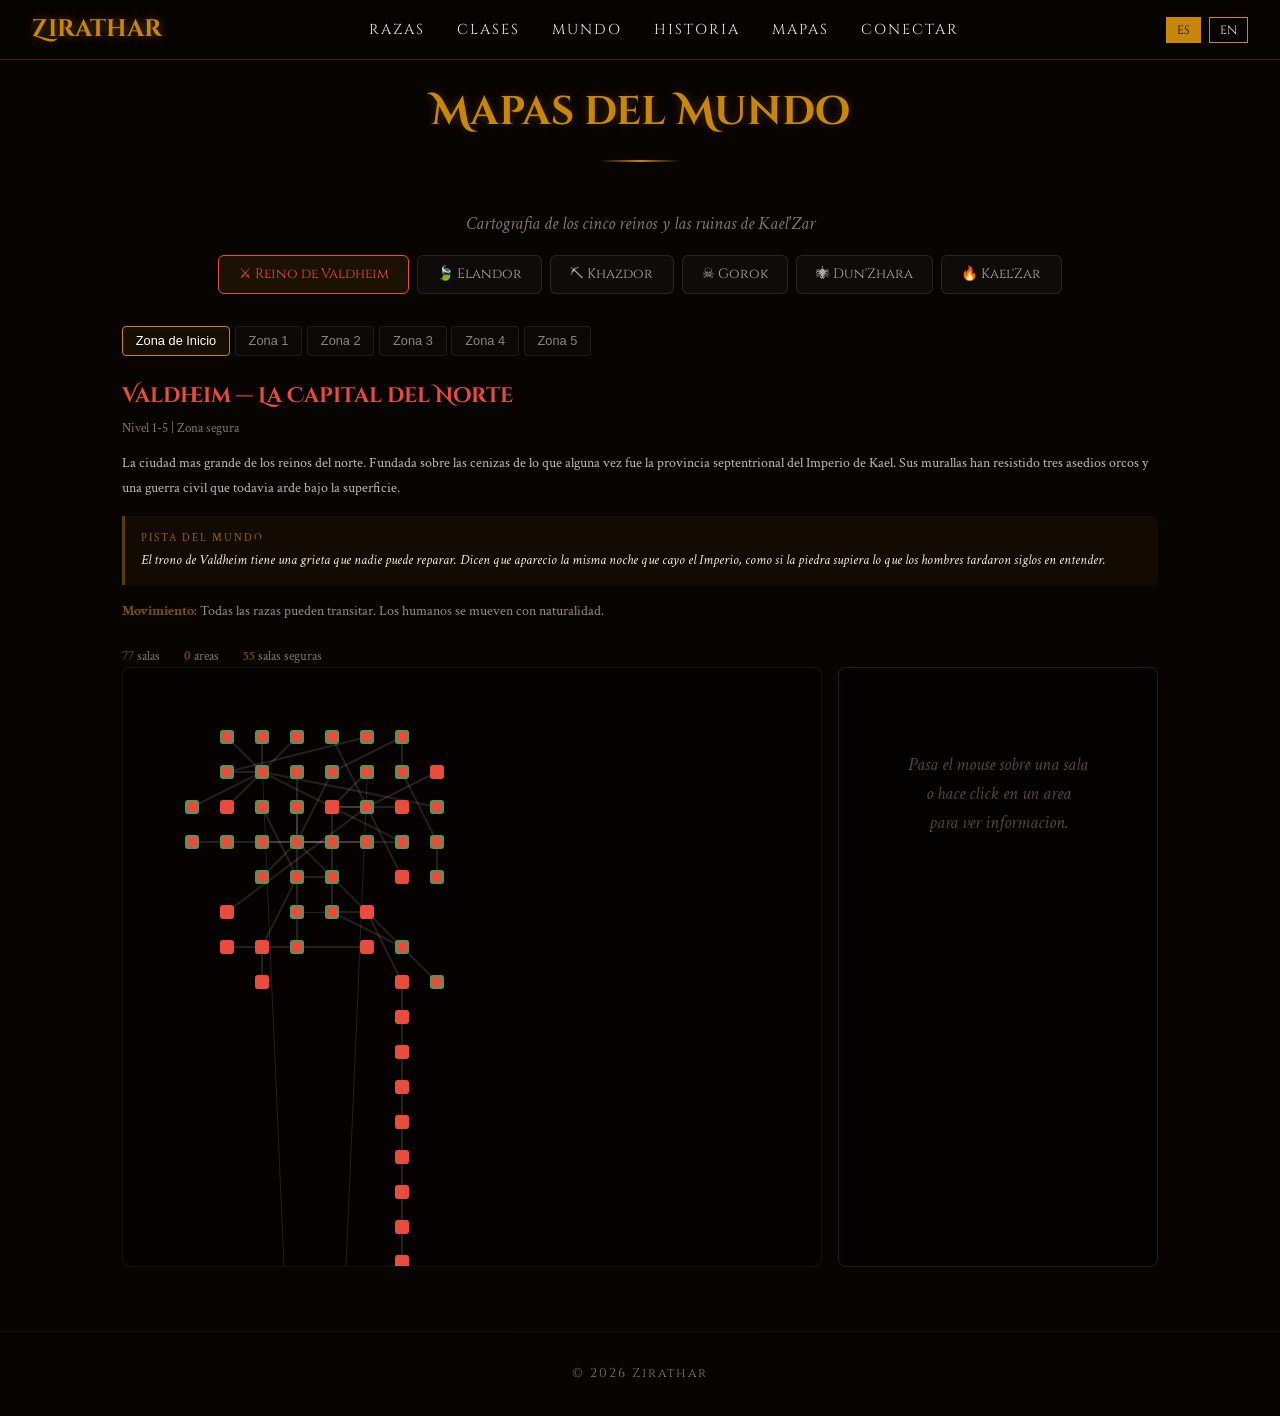
<file: mapas.html>
<!DOCTYPE html>
<html lang="es">
<head>
  <meta charset="UTF-8">
  <meta name="viewport" content="width=device-width, initial-scale=1.0">
  <title>Mapas — Zirathar</title>
  <meta name="description" content="Mapas del mundo de Zirathar: los cinco reinos y sus zonas, desde las capitales hasta Kael'Zar.">
  <link rel="stylesheet" href="css/estilos.css">
  <style>
    .page-header { padding-top: 80px; text-align: center; padding-bottom: 1rem; }
    .mapas-container { max-width: 1100px; margin: 0 auto; padding: 0 2rem 4rem; }

    /* Selector de reino */
    .reino-selector { display: flex; justify-content: center; gap: 0.5rem; flex-wrap: wrap; margin-bottom: 2rem; }
    .reino-btn { padding: 0.6rem 1.2rem; border: 1px solid rgba(255,255,255,0.1); border-radius: 6px; background: rgba(255,255,255,0.03); cursor: pointer; font-family: 'Cinzel', serif; font-size: 0.85rem; color: #aaa; transition: all 0.3s; }
    .reino-btn:hover { border-color: rgba(200,134,10,0.5); color: #fff; }
    .reino-btn.active { border-color: var(--dorado); color: var(--dorado); background: rgba(200,134,10,0.1); }

    /* Zona tabs */
    .zona-tabs { display: flex; gap: 0.3rem; margin-bottom: 1.5rem; flex-wrap: wrap; }
    .zona-tab { padding: 0.4rem 0.8rem; border: 1px solid rgba(255,255,255,0.08); border-radius: 4px; background: rgba(255,255,255,0.02); cursor: pointer; font-size: 0.8rem; color: #888; transition: all 0.3s; }
    .zona-tab:hover { color: #ccc; border-color: rgba(255,255,255,0.2); }
    .zona-tab.active { color: #fff; border-color: var(--dorado); background: rgba(200,134,10,0.08); }

    /* Historia de zona */
    .zona-header { margin-bottom: 1.5rem; }
    .zona-title { font-family: 'Cinzel Decorative', serif; font-size: 1.3rem; color: var(--dorado); margin-bottom: 0.3rem; }
    .zona-nivel { font-size: 0.8rem; opacity: 0.5; margin-bottom: 0.8rem; }
    .zona-lore { font-size: 0.9rem; line-height: 1.7; opacity: 0.8; margin-bottom: 1rem; }
    .zona-pista { background: rgba(200,134,10,0.06); border-left: 3px solid rgba(200,134,10,0.4); padding: 0.8rem 1rem; border-radius: 0 6px 6px 0; font-style: italic; font-size: 0.85rem; margin-bottom: 1rem; }
    .zona-pista-label { font-size: 0.7rem; text-transform: uppercase; letter-spacing: 2px; color: var(--dorado); opacity: 0.7; display: block; margin-bottom: 0.2rem; font-style: normal; }
    .zona-raza-info { font-size: 0.85rem; opacity: 0.6; margin-bottom: 1.5rem; }
    .zona-raza-info strong { color: var(--dorado); }

    /* Mapa de salas */
    .mapa-grid { position: relative; overflow-x: auto; overflow-y: auto; max-height: 600px; border: 1px solid rgba(255,255,255,0.06); border-radius: 8px; background: rgba(0,0,0,0.3); padding: 2rem; }
    .mapa-canvas { position: relative; min-width: 100%; min-height: 400px; }

    .sala-node { position: absolute; width: 14px; height: 14px; border-radius: 3px; cursor: pointer; transition: all 0.2s; z-index: 2; }
    .sala-node:hover { transform: scale(1.8); z-index: 10; }
    .sala-node.segura { border: 2px solid rgba(39,174,96,0.8); }

    .exit-line { position: absolute; background: rgba(255,255,255,0.12); z-index: 1; }

    /* Layout mapa + panel */
    .mapa-layout { display: grid; grid-template-columns: 1fr 320px; gap: 1rem; }

    /* Panel informativo */
    .info-panel { background: rgba(0,0,0,0.5); border: 1px solid rgba(200,134,10,0.2); border-radius: 8px; padding: 1.2rem; min-height: 400px; max-height: 600px; overflow-y: auto; }
    .info-panel-empty { text-align: center; opacity: 0.3; padding-top: 4rem; font-style: italic; }
    .info-panel-title { font-family: 'Cinzel', serif; font-size: 1rem; color: var(--dorado); margin-bottom: 0.2rem; }
    .info-panel-area { font-size: 0.8rem; opacity: 0.5; margin-bottom: 0.8rem; }
    .info-panel-section { margin-bottom: 0.8rem; }
    .info-panel-label { font-size: 0.7rem; text-transform: uppercase; letter-spacing: 1.5px; color: var(--dorado); opacity: 0.6; margin-bottom: 0.2rem; }
    .info-panel-text { font-size: 0.85rem; line-height: 1.6; opacity: 0.8; }
    .info-panel-pista { background: rgba(200,134,10,0.06); border-left: 2px solid rgba(200,134,10,0.4); padding: 0.5rem 0.8rem; border-radius: 0 4px 4px 0; font-style: italic; font-size: 0.8rem; margin-top: 0.3rem; }
    .info-panel-tags { display: flex; flex-wrap: wrap; gap: 0.3rem; margin-top: 0.3rem; }
    .info-tag { font-size: 0.7rem; padding: 0.15rem 0.5rem; border-radius: 3px; border: 1px solid rgba(255,255,255,0.1); }
    .info-tag.pve { border-color: rgba(39,174,96,0.4); color: #27ae60; }
    .info-tag.pvp { border-color: rgba(231,76,60,0.4); color: #e74c3c; }
    .info-tag.raza { border-color: rgba(200,134,10,0.4); color: #c8860a; }
    .info-panel-stats { display: flex; gap: 1rem; flex-wrap: wrap; margin-top: 0.3rem; }
    .info-stat { font-size: 0.75rem; opacity: 0.6; }
    .info-stat strong { color: #ddd; }
    .info-panel-terreno { display: inline-block; font-size: 0.7rem; padding: 0.1rem 0.4rem; border-radius: 3px; background: rgba(255,255,255,0.05); border: 1px solid rgba(255,255,255,0.1); margin-right: 0.3rem; }

    /* Areas legend */
    .areas-legend { display: flex; flex-wrap: wrap; gap: 0.8rem; margin-top: 1rem; padding-top: 1rem; border-top: 1px solid rgba(255,255,255,0.06); }
    .area-chip { font-size: 0.75rem; padding: 0.2rem 0.6rem; border-radius: 3px; display: flex; align-items: center; gap: 0.3rem; cursor: pointer; transition: all 0.2s; }
    .area-chip:hover { background: rgba(255,255,255,0.05); }
    .area-dot { width: 8px; height: 8px; border-radius: 2px; }

    /* Stats */
    .zona-stats { display: flex; gap: 1.5rem; margin-top: 1rem; flex-wrap: wrap; }
    .stat-item { font-size: 0.8rem; opacity: 0.5; }
    .stat-item strong { color: var(--dorado); opacity: 1; }

    /* Empty state */
    .empty-msg { text-align: center; padding: 3rem; opacity: 0.4; font-style: italic; }

    @media (max-width: 800px) {
      .mapa-layout { grid-template-columns: 1fr; }
      .info-panel { min-height: auto; max-height: 300px; }
    }

    @media (max-width: 600px) {
      .reino-btn { padding: 0.4rem 0.8rem; font-size: 0.75rem; }
      .mapa-grid { max-height: 400px; }
    }

    /* Editor mode */
    .editor-bar { display: none; background: rgba(200,134,10,0.15); border: 1px solid var(--dorado); border-radius: 6px; padding: 0.5rem 1rem; margin-bottom: 1rem; align-items: center; gap: 1rem; }
    .editor-bar.active { display: flex; }
    .editor-bar span { font-size: 0.85rem; color: var(--dorado); }
    .editor-btn { padding: 0.4rem 0.8rem; border: 1px solid var(--dorado); border-radius: 4px; background: rgba(200,134,10,0.2); color: #fff; cursor: pointer; font-size: 0.8rem; transition: all 0.2s; }
    .editor-btn:hover { background: rgba(200,134,10,0.4); }
    .sala-node.dragging { opacity: 0.6; z-index: 100; cursor: grabbing; }
    .editor-mode .sala-node { cursor: grab; }
    .editor-mode .sala-node:hover { transform: scale(2.2); box-shadow: 0 0 8px rgba(200,134,10,0.6); }
  </style>
</head>
<body>

  <nav class="nav">
    <a href="index.html" class="nav-logo">Zirathar</a>
    <ul class="nav-links">
      <li><a href="razas.html">Razas</a></li>
      <li><a href="clases.html">Clases</a></li>
      <li><a href="mundo.html">Mundo</a></li>
      <li><a href="historia.html">Historia</a></li>
      <li><a href="mapas.html">Mapas</a></li>
      <li><a href="conectar.html">Conectar</a></li>
    </ul>
    <div class="lang-toggle">
      <button class="lang-btn active" id="lang-es">ES</button>
      <button class="lang-btn" id="lang-en">EN</button>
    </div>
  </nav>

  <div class="page-header">
    <h1 class="section-title">Mapas del Mundo</h1>
    <div class="section-line"></div>
    <p style="opacity:0.5; margin-top:0.5rem; font-style:italic;">Cartografia de los cinco reinos y las ruinas de Kael'Zar</p>
  </div>

  <div class="mapas-container">
    <div class="editor-bar" id="editorBar">
      <span>MODO EDITOR</span>
      <button class="editor-btn" onclick="guardarPosiciones()">Guardar posiciones</button>
      <button class="editor-btn" onclick="resetPosiciones()">Reset auto-layout</button>
      <span id="editorStatus" style="font-size:0.75rem;opacity:0.6;"></span>
    </div>
    <div class="reino-selector" id="reinoSelector"></div>
    <div class="zona-tabs" id="zonaTabs"></div>
    <div id="zonaContent"></div>
  </div>

  <footer class="footer">
    <p>&copy; 2026 Zirathar</p>
  </footer>

  <script src="js/main.js"></script>
  <script>
// ═══════════════════════════════════════════════════
// DATOS DE LORE POR ZONA
// ═══════════════════════════════════════════════════
const REINOS = {
  humanos: { nombre: "Reino de Valdheim", color: "#e74c3c", icon: "\u2694" },
  elfos:   { nombre: "Elandor",           color: "#27ae60", icon: "\uD83C\uDF43" },
  enanos:  { nombre: "Khazdor",           color: "#3498db", icon: "\u26CF" },
  orcos:   { nombre: "Gorok",             color: "#e67e22", icon: "\u2620" },
  drows:   { nombre: "Dun'Zhara",         color: "#8e44ad", icon: "\uD83D\uDD77" },
  centro:  { nombre: "Kael'Zar",          color: "#c8860a", icon: "\uD83D\uDD25" },
};

const ZONA_LORE = {
  humanos_z0: {
    titulo: "Valdheim — La Capital del Norte",
    nivel: "Nivel 1-5 | Zona segura",
    lore: "La ciudad mas grande de los reinos del norte. Fundada sobre las cenizas de lo que alguna vez fue la provincia septentrional del Imperio de Kael. Sus murallas han resistido tres asedios orcos y una guerra civil que todavia arde bajo la superficie.",
    pista: "El trono de Valdheim tiene una grieta que nadie puede reparar. Dicen que aparecio la misma noche que cayo el Imperio, como si la piedra supiera lo que los hombres tardaron siglos en entender.",
    razas: "Todas las razas pueden transitar. Los humanos se mueven con naturalidad."
  },
  humanos_z1: {
    titulo: "Tierras de Valdheim",
    nivel: "Nivel 1-20 | 8 areas",
    lore: "Los campos, bosques y minas que rodean la capital. Aqui los reclutas aprenden que el mundo no es tan seguro como las murallas de Valdheim prometen. Bandidos, lobos y cosas peores acechan entre los caminos.",
    pista: "Los mineros de las Minas de Hierro a veces encuentran huesos que no son de ningun animal conocido. Huesos negros que vibran cuando los tocan. Nadie habla de eso.",
    razas: "Humanos tienen ventaja natural. Otras razas pueden ser vistas con desconfianza por los NPCs locales."
  },
  humanos_z2: { titulo: "Fronteras Humanas", nivel: "Nivel 21-40", lore: "Donde las tierras seguras terminan y empieza lo desconocido. Pantanos, fuertes abandonados y pasos de montania donde el comercio y la muerte van de la mano.", pista: "El Fuerte Roto fue abandonado hace veinte anios. Las ordenes de evacuacion nunca llegaron — los mensajeros desaparecieron todos la misma noche.", razas: "Zona abierta a todas las razas. Los comerciantes enanos son comunes." },
  humanos_z3: { titulo: "Tierras Disputadas", nivel: "Nivel 41-60", lore: "Territorio en conflicto permanente. Aqui los ejercitos de Valdheim chocan con incursiones orcas y la diplomacia elfica se deshace como arena entre los dedos.", pista: "Las Ruinas de Taelvorn emiten un brillo purpura en las noches sin luna. Los soldados que acampan cerca tienen pesadillas identicas: cinco tronos vacios.", razas: "Zona de conflicto. Todas las razas presentes, ninguna bienvenida." },
  humanos_z4: { titulo: "Confines del Reino", nivel: "Nivel 61-80 | PvP", lore: "El ultimo tramo antes de las ruinas de Kael'Zar. Guerra civil, la realidad se agrieta y los muertos hablan. El Duque Aldric conspira y el Rey Edric IV llama a la ultima leva.", pista: "El Duque Aldric tiene un cristal negro colgado del cuello que nadie le vio comprar. Desde que lo lleva, sus ojos no reflejan la luz correctamente.", razas: "PvP habilitado. Zona peligrosa para todas las razas." },
  humanos_z5: { titulo: "Ultimo Tramo Humano", nivel: "Nivel 60-80", lore: "La frontera final antes de Kael'Zar. Solo los mas fuertes sobreviven.", pista: "Los cinco caminos convergen.", razas: "Todas las razas." },
  elfos_z0: {
    titulo: "Thyvalos — Ciudad de los Arboles Eternos",
    nivel: "Nivel 1-5 | Zona segura",
    lore: "La capital elfica, construida en y entre los arboles mas antiguos del mundo. Cada edificio es un arbol vivo que crecio durante siglos para dar forma a salas, pasillos y torres. La ciudad respira.",
    pista: "El Arbol Madre en el centro de Thyvalos dejo de crecer hace tres anios. Los druidas dicen que no esta muerto — esta escuchando algo que viene de abajo.",
    razas: "Los elfos se mueven con gracia natural. Los drow son vigilados con desconfianza."
  },
  elfos_z1: {
    titulo: "Bosques de Elandor",
    nivel: "Nivel 1-20 | 8 areas",
    lore: "El bosque sagrado que rodea Thyvalos. Senderos de luz entre arboles milenarios, lagos que reflejan el futuro y ruinas de templos tan antiguos que los propios elfos olvidaron su proposito.",
    pista: "En el Lago Espejo, los elfos ven su reflejo envejecido. Nadie deberia ver eso. Los elfos no envejecen. Algo esta cambiando.",
    razas: "Los elfos conocen los senderos ocultos. Los enanos se pierden con facilidad en los bosques."
  },
  elfos_z2: { titulo: "Espesura de Elandor", nivel: "Nivel 21-40", lore: "Donde el bosque se vuelve salvaje. Pantanos de luciernagas, cascadas de plata y un bosque petrificado que nadie visita por segunda vez.", pista: "Los arboles petrificados del Bosque Muerto tienen anillos de crecimiento que no corresponden a ningun calendario conocido. Son mas viejos que los elfos.", razas: "Los elfos y pícaros tienen ventaja en terreno boscoso." },
  elfos_z3: { titulo: "Fronteras Elficas", nivel: "Nivel 41-60", lore: "Donde los bosques empiezan a morir. El Paso de las Sombras conecta con territorios hostiles y las ruinas de Kael'Avar susurran secretos que los elfos preferirian no escuchar.", pista: "En Kael'Avar hay un mural que muestra seis razas, no cinco. La sexta fue borrada con tal violencia que la pared sangra cuando llueve.", razas: "Los drow conocen los tuneles bajo esta zona. Los elfos dominan el terreno elevado." },
  elfos_z4: { titulo: "Confines Elficos", nivel: "Nivel 61-80 | PvP", lore: "El bosque agoniza. La corrupcion de Kael'Zar devoro el corazon de la tierra. Los Vel'Sharai se alzaron y el dragon Vyrmathael despierta de su sueno de cristal.", pista: "Vyrmathael no es un dragon. Es algo mas viejo disfrazado de dragon. Los elfos lo saben. Por eso lo dejaron dormir.", razas: "PvP habilitado. Todas las razas en conflicto." },
  elfos_z5: { titulo: "Ultimo Tramo Elfico", nivel: "Nivel 60-80", lore: "El bosque ya no reconoce a sus guardianes.", pista: "Las raices de los arboles crecen hacia arriba.", razas: "Todas las razas." },
  enanos_z0: {
    titulo: "Keldruun — La Gran Sala Bajo la Montana",
    nivel: "Nivel 1-5 | Zona segura",
    lore: "La capital enana, excavada en el corazon de la montana mas alta del mundo. Salas inmensas sostenidas por columnas talladas con la historia de cada clan. La roca aqui es mas vieja que la memoria.",
    pista: "En la Sala de los Ancestros hay un pilar que no fue tallado por manos enanas. Es mas antiguo que la montana misma. Los enanos construyeron alrededor de el sin tocarlo. Nadie explica por que.",
    razas: "Los enanos se mueven con seguridad total. Las razas de superficie se desorientan en los tuneles."
  },
  enanos_z1: {
    titulo: "Montanas de Khazdor",
    nivel: "Nivel 1-20 | 8 areas",
    lore: "Las minas, tuneles y picos que rodean Keldruun. Vetas de hierro, cavernas de cristal y algo mas profundo que los enanos excavaron sin saber que estaba ahi.",
    pista: "A 200 metros de profundidad las paredes de las minas tienen marcas de garras. Las garras van hacia arriba. Algo intento salir.",
    razas: "Los enanos dominan el subterraneo. Los orcos tienen fuerza para las minas. Los elfos sufren claustrofobia."
  },
  enanos_z2: { titulo: "Profundidades de Khazdor", nivel: "Nivel 21-40", lore: "Mas abajo de lo que la luz llega. Minas profundas, forjas ancestrales y un lago de cristal que refleja estrellas que no existen en el cielo de la superficie.", pista: "El Lago de Cristal muestra estrellas que los astronomos no reconocen. Un astronomo elfo que lo visito dijo: 'Esas son las estrellas del otro lado'. Se nego a explicar que significaba.", razas: "Los enanos y drow se mueven con naturalidad. Los humanos necesitan luz." },
  enanos_z3: { titulo: "Dominios de Piedra", nivel: "Nivel 41-60", lore: "Las profundidades donde los enanos encontraron cosas que no deberian existir. El Abismo del Minero, la Sala del Rey de Piedra y ruinas que preceden a los enanos.", pista: "Las ruinas de Kael'Dur son de un estilo arquitectonico que ninguna raza reconoce como propio. Alguien construyo esto antes. Mucho antes.", razas: "Zona profunda. Los drow tienen ventaja en vision. Los enanos conocen los caminos." },
  enanos_z4: { titulo: "Confines Enanos", nivel: "Nivel 61-80 | PvP", lore: "La montana colapsa. La Forja de las Estrellas despierta al Durmiente — un dios primordial cuyo cuerpo ES la montana. Los automatones ejecutan protocolos de emergencia.", pista: "El Durmiente no es un dios. Es lo que queda del sexto sello — el que Kael no pudo terminar. La montana entera es un sello incompleto.", razas: "PvP habilitado. Zona inestable para todas las razas." },
  enanos_z5: { titulo: "Ultimo Tramo Enano", nivel: "Nivel 60-80", lore: "Las profundidades absolutas donde la piedra se vuelve carne.", pista: "La montana tiene pulso.", razas: "Todas las razas." },
  orcos_z0: {
    titulo: "Gorzakhar — La Fortaleza de Hierro",
    nivel: "Nivel 1-5 | Zona segura",
    lore: "La capital orca, construida sobre un volcan activo. Las paredes son de roca volcanica negra y el suelo siempre esta caliente. Aqui la fuerza es la unica moneda que vale.",
    pista: "El trono de Gorzakhar esta hecho con un metal que ningun herrero reconoce. Es negro, liviano y vibra cuando alguien miente sentado en el. Los jefes de guerra evitan sentarse.",
    razas: "Los orcos dominan por presencia. Las otras razas son toleradas si demuestran fuerza."
  },
  orcos_z1: {
    titulo: "Tierras de Gorok",
    nivel: "Nivel 1-20 | 8 areas",
    lore: "Llanuras de ceniza, acantilados rojos y un bosque quemado que se niega a morir. Aqui los orcos jovenes cazan su primera bestia y aprenden que el mundo no perdona la debilidad.",
    pista: "En la Arena de los Desafios hay una piedra que pesa mas cada anio. Los chamanes dicen que esta absorbiendo la furia de cada combate. Cuando explote, nacera algo.",
    razas: "Los orcos y barbaros tienen bonus de fuerza. Los elfos se debilitan por el calor volcanico."
  },
  orcos_z2: { titulo: "Territorios Salvajes", nivel: "Nivel 21-40", lore: "Donde la civilizacion orca termina y empieza lo primitivo. Volcanes dormidos, pantanos de sangre y campamentos de senores de la guerra que no responden a Gorzakhar.", pista: "El Volcan Dormido no esta dormido. Los chamanes lo saben. Ignaroth respira dentro, y cada respiracion dura un anio.", razas: "Los orcos se mueven con naturalidad. Los enanos resisten el calor. Los elfos sufren." },
  orcos_z3: { titulo: "Tierras de Fuego", nivel: "Nivel 41-60", lore: "Rios de lava, forjas titanicas y ruinas de una civilizacion que adoraba al fuego antes que los orcos. Las ruinas de Kael'Gor arden con un fuego que no se apaga.", pista: "La Forja del Titan no fue construida por orcos ni por el Imperio de Kael. Fue construida por lo que habia antes. El metal que produce no deberia existir en este plano.", razas: "Zona volcanica. Los orcos y enanos resisten. Los elfos y drow sufren." },
  orcos_z4: { titulo: "Confines Orcos", nivel: "Nivel 61-80 | PvP", lore: "Ignaroth despierta. El volcan ES su cuerpo. La WAAAGH se convierte en una cruzada existencial. Jinetes de grifos pelean contra aberraciones dimensionales.", pista: "Ignaroth no es un titan. Es el gemelo de lo que hay del otro lado de la Llama. Separados al nacer del mundo. Uno quedo afuera. El otro quedo adentro.", razas: "PvP habilitado. Zona terminal para todas las razas." },
  orcos_z5: { titulo: "Ultimo Tramo Orco", nivel: "Nivel 60-80", lore: "El fuego que arde aqui no viene de abajo. Viene de adentro.", pista: "La ceniza sabe a metal.", razas: "Todas las razas." },
  drows_z0: {
    titulo: "Dun'Zhara — La Ciudad de la Sombra Eterna",
    nivel: "Nivel 1-5 | Zona segura",
    lore: "La capital drow, mil metros bajo la superficie. Una ciudad de obsidiana iluminada por hongos bioluminiscentes y cristales que capturan luz que nunca existio. Las intrigas aqui son mas mortales que las espadas.",
    pista: "En el centro de Dun'Zhara hay un pozo que nadie midio. Los que tiraron cuerdas nunca las recuperaron. Los que tiraron piedras nunca escucharon el golpe.",
    razas: "Los drow ven en la oscuridad total. Las razas de superficie necesitan luz o infravision."
  },
  drows_z1: {
    titulo: "Cavernas de Dun'Zhara",
    nivel: "Nivel 1-20 | 8 areas",
    lore: "Los tuneles, rios subterraneos y cavernas de hongos que rodean la capital drow. Aranas del tamano de caballos, cristales que cantan y rios de agua tan negra que parece aceite.",
    pista: "Los Cristales Negros en la caverna mas profunda emiten un sonido que solo los drow escuchan. El sonido es una voz. La voz dice un nombre. Siempre el mismo nombre. Nadie lo repite en voz alta.",
    razas: "Los drow dominan completamente. Los enanos se orientan bien. Los humanos se pierden."
  },
  drows_z2: { titulo: "Profundidades de Dun'Zhara", nivel: "Nivel 21-40", lore: "Mas abajo de la capital. Abismos silenciosos, santuarios de sombra y minas abandonadas donde algo sigue excavando sin mineros.", pista: "Las minas abandonadas tienen tuneles nuevos que nadie excavo. Los tuneles llevan hacia abajo. Siempre hacia abajo.", razas: "Solo los drow y enanos se mueven con seguridad a esta profundidad." },
  drows_z3: { titulo: "Dominio Drow", nivel: "Nivel 41-60", lore: "El territorio de la Reina Arana, el Lago de Veneno y ruinas que los propios drow temen. La guerra civil religiosa alcanza su punto mas sangriento.", pista: "Las ruinas de Kael'Zhur son identicas a las de Kael'Dur (enanos) y Kael'Gor (orcos). Tres ruinas, un mismo arquitecto. Ninguna raza lo construyo.", razas: "Los drow tienen ventaja absoluta. Los ilithidos empiezan a aparecer." },
  drows_z4: { titulo: "Confines Subterraneos", nivel: "Nivel 61-80 | PvP", lore: "El Infraoscuro se desgarra. Los Azotamentes lanzan su ofensiva final. Un Elder Brain Primordial asciende del abismo. La guerra civil religiosa llega a su conclusion sangrienta.", pista: "El Elder Brain no invadio. Fue invitado. Alguien le abrio la puerta desde dentro de Dun'Zhara. La pregunta no es quien — es por que.", razas: "PvP habilitado. Zona de pesadilla para todas las razas." },
  drows_z5: { titulo: "Ultimo Tramo Drow", nivel: "Nivel 60-80", lore: "La oscuridad tiene dientes aqui.", pista: "Lo que creian que era el fondo no era el fondo.", razas: "Todas las razas." },
  centro_z5: {
    titulo: "Kael'Zar — Las Ruinas del Centro del Mundo",
    nivel: "Nivel 80-100 | PvP total | Zona neutral",
    lore: "Las ruinas de la ciudad mas grande que existio. Cinco anillos concentricos descienden hacia el corazon del mundo donde la Llama Oscura arde desde antes del tiempo. Aqui convergen los cinco reinos. Aqui terminan las mentiras y empieza la verdad.",
    pista: "La Llama no es un fuego. Es una herida. Y lo que hay del otro lado no tiene nombre porque nombrarlo le da poder. Cinco cristales. Cinco razas. Cinco voluntades. Eso es todo lo que se necesita para cerrarla. O para abrirla.",
    razas: "Zona neutral — todas las razas. Los campamentos raciales son zona segura. El resto es PvP total."
  },
};

// ═══════════════════════════════════════════════════
// RENDER
// ═══════════════════════════════════════════════════

const AREA_COLORS = [
  "#e74c3c","#27ae60","#3498db","#e67e22","#8e44ad",
  "#f1c40f","#1abc9c","#e91e63","#00bcd4","#ff5722",
  "#9c27b0","#4caf50","#ff9800","#607d8b","#795548",
  "#cddc39","#03a9f4","#9e9e9e","#ffeb3b","#8bc34a"
];

let mapData = {};
let currentReino = "humanos";
let currentZona = 0;

async function init() {
  try {
    const resp = await fetch("data/mapas.json");
    const raw = await resp.json();
    // Soportar formato viejo (plano) y nuevo (zonas+areas)
    if (raw.zonas) {
      mapData = raw;
    } else {
      mapData = { zonas: raw, areas: {} };
    }
  } catch(e) {
    document.getElementById("zonaContent").innerHTML = '<p class="empty-msg">No se pudieron cargar los datos del mapa.</p>';
    return;
  }
  renderReinoSelector();
  selectReino("humanos");
}

function renderReinoSelector() {
  const container = document.getElementById("reinoSelector");
  container.innerHTML = "";
  for (const [key, info] of Object.entries(REINOS)) {
    const btn = document.createElement("button");
    btn.className = "reino-btn";
    btn.dataset.reino = key;
    btn.textContent = `${info.icon} ${info.nombre}`;
    btn.style.borderColor = `${info.color}40`;
    btn.onclick = () => selectReino(key);
    container.appendChild(btn);
  }
}

function selectReino(reino) {
  currentReino = reino;
  document.querySelectorAll(".reino-btn").forEach(b => {
    b.classList.toggle("active", b.dataset.reino === reino);
    if (b.dataset.reino === reino) {
      b.style.borderColor = REINOS[reino].color;
      b.style.color = REINOS[reino].color;
    } else {
      b.style.borderColor = "rgba(255,255,255,0.1)";
      b.style.color = "#aaa";
    }
  });

  // Buscar zonas disponibles para este reino
  const zonas = [];
  for (const key of Object.keys(mapData.zonas || mapData)) {
    if (key.startsWith(reino + "_z")) {
      const z = parseInt(key.split("_z")[1]);
      if (!zonas.includes(z)) zonas.push(z);
    }
  }
  zonas.sort((a,b) => a - b);

  renderZonaTabs(zonas);
  if (zonas.length > 0) selectZona(zonas[0]);
}

function renderZonaTabs(zonas) {
  const container = document.getElementById("zonaTabs");
  container.innerHTML = "";
  const nombres = ["Zona de Inicio","Zona 1","Zona 2","Zona 3","Zona 4","Zona 5"];
  for (const z of zonas) {
    const tab = document.createElement("button");
    tab.className = "zona-tab";
    tab.dataset.zona = z;
    tab.textContent = nombres[z] || `Zona ${z}`;
    tab.onclick = () => selectZona(z);
    container.appendChild(tab);
  }
}

function selectZona(z) {
  currentZona = z;
  document.querySelectorAll(".zona-tab").forEach(t => t.classList.toggle("active", parseInt(t.dataset.zona) === z));
  renderZona();
}

function renderZona() {
  const key = `${currentReino}_z${currentZona}`;
  const data = (mapData.zonas || mapData)[key];
  const lore = ZONA_LORE[key] || {};
  const reinoInfo = REINOS[currentReino];
  const container = document.getElementById("zonaContent");

  if (!data || data.salas.length === 0) {
    container.innerHTML = '<p class="empty-msg">Esta zona aun no ha sido cartografiada.</p>';
    return;
  }

  // Header con lore
  let html = '<div class="zona-header">';
  html += `<h2 class="zona-title" style="color:${reinoInfo.color}">${lore.titulo || key}</h2>`;
  html += `<p class="zona-nivel">${lore.nivel || ""}</p>`;
  if (lore.lore) html += `<p class="zona-lore">${lore.lore}</p>`;
  if (lore.pista) {
    html += `<div class="zona-pista"><span class="zona-pista-label">Pista del mundo</span>${lore.pista}</div>`;
  }
  if (lore.razas) html += `<p class="zona-raza-info"><strong>Movimiento:</strong> ${lore.razas}</p>`;
  html += '</div>';

  // Stats
  const areas = [...new Set(data.salas.map(s => s.area).filter(a => a))];
  html += '<div class="zona-stats">';
  html += `<span class="stat-item"><strong>${data.salas.length}</strong> salas</span>`;
  html += `<span class="stat-item"><strong>${areas.length}</strong> areas</span>`;
  const seguras = data.salas.filter(s => s.zona_segura).length;
  if (seguras > 0) html += `<span class="stat-item"><strong>${seguras}</strong> salas seguras</span>`;
  html += '</div>';

  // Layout: mapa + panel informativo
  html += '<div class="mapa-layout">';
  html += '<div><div class="mapa-grid"><div class="mapa-canvas" id="mapaCanvas"></div></div>';

  // Leyenda de areas
  if (areas.length > 0) {
    html += '<div class="areas-legend">';
    areas.forEach((a, i) => {
      const color = AREA_COLORS[i % AREA_COLORS.length];
      const safeA = a.replace(/'/g, "\\'");
      html += `<span class="area-chip" onclick="showAreaInfo('${safeA}')"><span class="area-dot" style="background:${color}"></span>${a}</span>`;
    });
    html += '</div>';
  }
  html += '</div>';

  // Panel informativo lateral
  html += '<div class="info-panel" id="infoPanel"><div class="info-panel-empty">Pasa el mouse sobre una sala<br>o hace click en un area<br>para ver informacion.</div></div>';
  html += '</div>';

  container.innerHTML = html;

  // Renderizar nodos del mapa
  setTimeout(() => renderMapNodes(data, areas), 50);
}

function renderMapNodes(data, areas) {
  const canvas = document.getElementById("mapaCanvas");
  if (!canvas) return;

  const salas = data.salas;
  const idMap = {};
  salas.forEach(s => { idMap[s.id] = s; });

  // Intentar usar posiciones guardadas del editor
  const zonaKey = `${currentReino}_z${currentZona}`;
  const saved = getSavedPositions(zonaKey);

  const positions = {};
  const visited = new Set();
  const queue = [];
  const SPACING = 35;

  const useSaved = saved && Object.keys(saved).length > 0;

  if (useSaved) {
    // Usar posiciones guardadas del editor
    salas.forEach(s => {
      if (saved[s.id]) {
        positions[s.id] = { x: saved[s.id].x, y: saved[s.id].y };
      } else {
        positions[s.id] = { x: Math.random() * 400 + 30, y: Math.random() * 400 + 30 };
      }
    });
  } else {
    // Auto-layout por BFS
    const start = salas[0];
    positions[start.id] = { x: 0, y: 0 };
    visited.add(start.id);
    queue.push(start);

    const DIR_OFFSETS = {
      norte: {x:0,y:-1}, sur: {x:0,y:1}, este: {x:1,y:0}, oeste: {x:-1,y:0},
      noreste: {x:1,y:-1}, noroeste: {x:-1,y:-1}, sureste: {x:1,y:1}, suroeste: {x:-1,y:1},
      arriba: {x:0,y:-1}, abajo: {x:0,y:1},
      n:{x:0,y:-1}, s:{x:0,y:1}, e:{x:1,y:0}, o:{x:-1,y:0},
      ne:{x:1,y:-1}, no:{x:-1,y:-1}, se:{x:1,y:1}, so:{x:-1,y:1},
      ar:{x:0,y:-1}, ab:{x:0,y:1},
    };

    while (queue.length > 0) {
      const sala = queue.shift();
      const pos = positions[sala.id];
      for (const exit of sala.exits) {
        if (visited.has(exit.dest_id)) continue;
        if (!idMap[exit.dest_id]) continue;
        const offset = DIR_OFFSETS[exit.dir] || {x:1,y:0};
        let nx = pos.x + offset.x;
        let ny = pos.y + offset.y;
        let tries = 0;
        while (Object.values(positions).some(p => p.x === nx && p.y === ny) && tries < 8) {
          nx += (Math.random() > 0.5 ? 1 : -1);
          ny += (Math.random() > 0.5 ? 1 : -1);
          tries++;
        }
        positions[exit.dest_id] = { x: nx, y: ny };
        visited.add(exit.dest_id);
        queue.push(idMap[exit.dest_id]);
      }
    }

    // Salas sin posicion (desconectadas)
    let extraY = Math.max(...Object.values(positions).map(p => p.y), 0) + 2;
    let extraX = 0;
    salas.forEach(s => {
      if (!positions[s.id]) {
        positions[s.id] = { x: extraX, y: extraY };
        extraX++;
        if (extraX > 10) { extraX = 0; extraY++; }
      }
    });

    // Normalizar posiciones
    const minX = Math.min(...Object.values(positions).map(p => p.x));
    const minY = Math.min(...Object.values(positions).map(p => p.y));
    const maxX = Math.max(...Object.values(positions).map(p => p.x));
    const maxY = Math.max(...Object.values(positions).map(p => p.y));
    Object.values(positions).forEach(p => {
      p.x = (p.x - minX) * SPACING + 30;
      p.y = (p.y - minY) * SPACING + 30;
    });
  }

  // Calcular dimensiones del canvas
  const allX = Object.values(positions).map(p => p.x);
  const allY = Object.values(positions).map(p => p.y);
  const width = (Math.max(...allX) - Math.min(...allX)) + 60;
  const height = (Math.max(...allY) - Math.min(...allY)) + 60;
  canvas.style.width = width + "px";
  canvas.style.height = height + "px";

  const reinoColor = REINOS[currentReino].color;

  // Dibujar lineas de conexion
  salas.forEach(sala => {
    const pos = positions[sala.id];
    if (!pos) return;
    sala.exits.forEach(exit => {
      const destPos = positions[exit.dest_id];
      if (!destPos) return;

      const dx = destPos.x - pos.x;
      const dy = destPos.y - pos.y;
      const len = Math.sqrt(dx*dx + dy*dy);
      const angle = Math.atan2(dy, dx) * 180 / Math.PI;

      const line = document.createElement("div");
      line.className = "exit-line";
      line.style.left = (pos.x + 7) + "px";
      line.style.top = (pos.y + 7) + "px";
      line.style.width = len + "px";
      line.style.height = "1px";
      line.style.transformOrigin = "0 0";
      line.style.transform = `rotate(${angle}deg)`;
      canvas.appendChild(line);
    });
  });

  // Dibujar nodos con hover -> panel info
  salas.forEach(sala => {
    const pos = positions[sala.id];
    if (!pos) return;

    const areaIdx = areas.indexOf(sala.area);
    const color = areaIdx >= 0 ? AREA_COLORS[areaIdx % AREA_COLORS.length] : reinoColor;

    const node = document.createElement("div");
    node.className = "sala-node" + (sala.zona_segura ? " segura" : "");
    node.style.left = pos.x + "px";
    node.style.top = pos.y + "px";
    node.style.background = color;
    node.dataset.salaId = sala.id;

    node.addEventListener("mouseenter", () => showSalaInfo(sala, color));
    if (!editorMode) {
      node.addEventListener("click", () => showAreaInfo(sala.area));
    }

    canvas.appendChild(node);
  });

  // Activar drag en modo editor
  if (editorMode) enableDrag(canvas);
}

// ═══════════════════════════════════════════════════
// PANEL INFORMATIVO
// ═══════════════════════════════════════════════════

function showSalaInfo(sala, color) {
  const panel = document.getElementById("infoPanel");
  if (!panel) return;

  const areaKey = `${currentReino}_z${currentZona}_${sala.area}`;
  const areaData = (mapData.areas || {})[areaKey] || {};
  const areaLore = AREA_LORE[areaKey] || AREA_LORE[sala.area] || {};

  let html = `<div class="info-panel-title" style="color:${color}">${sala.nombre}</div>`;
  if (sala.area) html += `<div class="info-panel-area">${sala.area}</div>`;

  // Terreno
  if (sala.terreno) {
    html += `<div class="info-panel-section"><span class="info-panel-terreno">${TERRENO_ICONS[sala.terreno] || ""} ${sala.terreno}</span>`;
    if (sala.zona_segura) html += `<span class="info-panel-terreno" style="border-color:rgba(39,174,96,0.4);color:#27ae60;">zona segura</span>`;
    html += `</div>`;
  }

  // Descripcion del area
  if (areaLore.desc) {
    html += `<div class="info-panel-section"><div class="info-panel-label">Sobre esta area</div><div class="info-panel-text">${areaLore.desc}</div></div>`;
  }

  // Pista
  if (areaLore.pista) {
    html += `<div class="info-panel-section"><div class="info-panel-label">Pista</div><div class="info-panel-pista">${areaLore.pista}</div></div>`;
  }

  // Razas y clases favorecidas
  if (areaLore.pve || areaLore.pvp || areaLore.razas) {
    html += `<div class="info-panel-section"><div class="info-panel-label">Recomendaciones</div><div class="info-panel-tags">`;
    if (areaLore.razas) areaLore.razas.forEach(r => { html += `<span class="info-tag raza">${r}</span>`; });
    if (areaLore.pve) areaLore.pve.forEach(c => { html += `<span class="info-tag pve">PvE: ${c}</span>`; });
    if (areaLore.pvp) areaLore.pvp.forEach(c => { html += `<span class="info-tag pvp">PvP: ${c}</span>`; });
    html += `</div></div>`;
  }

  // Stats del area
  if (areaData.salas) {
    html += `<div class="info-panel-section"><div class="info-panel-label">Estadisticas del area</div><div class="info-panel-stats">`;
    html += `<span class="info-stat"><strong>${areaData.salas}</strong> salas</span>`;
    if (areaData.mobs) html += `<span class="info-stat"><strong>${areaData.mobs}</strong> criaturas</span>`;
    if (areaData.seguras) html += `<span class="info-stat"><strong>${areaData.seguras}</strong> seguras</span>`;
    html += `</div></div>`;
  }

  panel.innerHTML = html;
}

function showAreaInfo(areaName) {
  if (!areaName) return;
  const key = `${currentReino}_z${currentZona}`;
  const data = (mapData.zonas || mapData)[key];
  if (!data) return;
  const firstSala = data.salas.find(s => s.area === areaName);
  if (firstSala) {
    const areaIdx = [...new Set(data.salas.map(s => s.area).filter(a => a))].indexOf(areaName);
    const color = areaIdx >= 0 ? AREA_COLORS[areaIdx % AREA_COLORS.length] : REINOS[currentReino].color;
    showSalaInfo({...firstSala, nombre: areaName}, color);
  }
}

const TERRENO_ICONS = {
  campo: "\u{1F33E}", bosque: "\u{1F332}", montaña: "\u26F0", montania: "\u26F0", subterraneo: "\u{1F573}",
  ciudad: "\u{1F3F0}", ruinas: "\u{1F3DA}", desierto: "\u{1F3DC}", templo: "\u{26E9}", palacio: "\u{1F451}",
  forja: "\u{1F525}", torre: "\u{1F5FC}", abismo: "\u{1F30C}", carretera: "\u{1F6E4}", interior: "\u{1F3E0}",
  pantano: "\u{1F40A}", volcan: "\u{1F30B}", caverna: "\u{1F573}", rio: "\u{1F30A}", playa: "\u{1F3D6}",
};

// ═══════════════════════════════════════════════════
// LORE POR AREA (pistas, razas, clases favorecidas)
// ═══════════════════════════════════════════════════

const AREA_LORE = {
  // ── KAEL'ZAR (Z5) ──
  "Campamento del Grifo": { desc: "Avanzada militar humana en el borde del crater. Estandartes raidos y soldados veteranos que han visto demasiado.", pista: "El Comandante Aldwyn no duerme. Dice que si cierra los ojos, ve el trono vacio.", razas: ["Humanos"], pve: ["Guerrero","Paladin"], pvp: ["Pícaro"] },
  "Campamento de la Hoja Marchita": { desc: "Ultimo puesto elfico antes del abismo. Tiendas de seda entre ruinas que el bosque no puede reclamar.", pista: "La Vigia Aelindra mira las ruinas con un catalejo que muestra mas de lo que deberia.", razas: ["Elfos"], pve: ["Explorador","Mago"], pvp: ["Pícaro"] },
  "Campamento del Yunque Roto": { desc: "Fortificacion enana excavada con precision geometrica. Cada piedra tiene proposito. Cada trinchera, un plan.", pista: "El Maestro Borin golpea metal dia y noche. Dice que esta reparando algo. No dice que.", razas: ["Enanos"], pve: ["Guerrero","Clerigo"], pvp: ["Barbaro"] },
  "Campamento de la Sangre Negra": { desc: "Empaladas, fogatas y el olor a sangre seca. Los orcos no decoran — advierten.", pista: "Grukash tiene un hacha con muescas de cien craneos. La ultima muesca es de algo que no era un craneo.", razas: ["Orcos"], pve: ["Barbaro","Guerrero"], pvp: ["Berserker"] },
  "Campamento de las Sombras": { desc: "Un tunel que sale a la superficie por primera vez en generaciones. Los drow parpadean ante la luz — no por debilidad.", pista: "La Matriarca Zil'vrae tiene los ojos cerrados. No necesita verlos para saber donde estan todos.", razas: ["Drow"], pve: ["Pícaro","Brujo"], pvp: ["Asesino"] },
  "Tierra de Nadie": { desc: "El espacio entre campamentos donde nadie reclama territorio y todos reclaman sangre.", pista: "Los cadaveres aqui no se descomponen. La Sombranita los preserva. O los usa.", razas: ["Todas"], pve: ["Cualquier clase"], pvp: ["Todas — zona PvP activa"] },
  "El Bazar de los Desesperados": { desc: "El unico lugar neutral de Kael'Zar. Cinco razas comercian bajo una tregua que un goblin mantiene con astucia sobrenatural.", pista: "Rizz el Goblin estaba aqui antes que todos los demas. Nadie sabe como. Nadie pregunta.", razas: ["Todas"], pve: ["N/A — zona segura"], pvp: ["N/A — tregua"] },
  "La Cresta del Crater": { desc: "El borde mas alto del crater. Desde aqui se ve todo: los campamentos, los anillos de ruinas, y la Llama.", pista: "Un obelisco roto flota a dos metros del suelo. Las runas estan apagadas. Pero vibran.", razas: ["Todas"], pve: ["Explorador","Cazador"], pvp: ["Arquero","Mago"] },
  "La Avenida de los Caidos": { desc: "La calle principal del viejo Imperio. Fantasmas repiten sus ultimos momentos en loop eterno.", pista: "El mosaico del suelo muestra el mundo antes de los reinos. Solo habia uno. Las grietas estan donde ahora estan las fronteras.", razas: ["Todas"], pve: ["Clerigo","Paladin"], pvp: ["Caballero Oscuro"] },
  "El Mercado Petrificado": { desc: "Un bazar congelado en piedra. Mercaderes con manos extendidas ofrecen productos que ya son roca.", pista: "Los mimicos aprendieron a disfrazarse de cofres sueltos. Si brilla y no esta pegado al suelo, no lo toques.", razas: ["Todas"], pve: ["Pícaro","Explorador"], pvp: ["Asesino"] },
  "Los Barracones Rotos": { desc: "Cuarteles del ejercito imperial. Armaduras en formacion que se mueven de noche.", pista: "Las armaduras obedecen al Centurion Espectral. Si lo matas primero, las armaduras pierden coordinacion.", razas: ["Todas"], pve: ["Guerrero","Barbaro"], pvp: ["Guerrero"] },
  "El Templo de los Cinco": { desc: "Un templo con cinco altares — uno por raza. Anterior al Imperio. Aqui se sello el primer pacto.", pista: "Cada raza puede activar su altar para un buff de +10% stats por 30 minutos. Solo funciona con sangre voluntaria.", razas: ["Todas"], pve: ["Clerigo","Paladin","Mago"], pvp: ["N/A — buff colectivo"] },
  "La Biblioteca Quemada": { desc: "Millones de libros reducidos a ceniza que se niega a dispersarse. Algunos textos sobrevivieron.", pista: "El Archivista no esta. Su silla esta caliente. Lleva mil anos sin volver de algun lugar.", razas: ["Todas"], pve: ["Mago","Brujo","Hechicero"], pvp: ["Mago"] },
  "Las Cloacas del Imperio": { desc: "Tuneles bajo las ruinas donde la Sombranita fluye como un rio. Los drow los usan como via rapida.", pista: "Un pozo sin fondo en la camara central respira. No es agua lo que se escucha. Es algo inhalando.", razas: ["Drow","Enanos"], pve: ["Pícaro","Explorador"], pvp: ["Asesino","Pícaro"] },
  "El Jardin Cristalizado": { desc: "Arboles convertidos en cristal negro que vibran con un sonido que produce nauseas. Al romperlos, sangran.", pista: "Los elfos que llegan aqui lloran sin saber por que. El jardin recuerda lo que era antes de morir.", razas: ["Todas"], pve: ["Explorador","Cazador"], pvp: ["Mago"] },
  "La Forja del Sello": { desc: "Aqui se crearon los cinco sellos. Cuatro yunques rotos. El quinto tiene grietas.", pista: "El Guardian de la Forja lleva mil anos esperando a alguien lo suficientemente fuerte para terminar lo que empezo. Es un boss de 2 fases.", razas: ["Todas"], pve: ["Grupo recomendado","Guerrero tank + Clerigo"], pvp: ["N/A — zona boss"] },
  "El Distrito Noble": { desc: "Mansiones donde la elite del Imperio sigue cenando. Los muertos no saben que estan muertos.", pista: "Si te sentas en una silla del banquete, no te levantas. Aplica slow permanente hasta salir de la sala.", razas: ["Todas"], pve: ["Clerigo","Paladin"], pvp: ["Brujo","Caballero Oscuro"] },
  "La Plaza del Juicio": { desc: "Donde el Emperador dictaba sentencia. El trono de juicio sigue ahi. Sentarse atrae todo.", pista: "Sentarse en el trono da vision del pasado pero atrae aggro de todos los mobs de la sala. Ojo.", razas: ["Todas"], pve: ["Tank + Healer obligatorio"], pvp: ["N/A"] },
  "El Anfiteatro de los Gritos": { desc: "Un coliseo donde los gladiadores nunca dejaron de pelear. El publico muerto exige sangre real.", pista: "Al entrar al ruedo se activan 3 oleadas de Gladiadores Eternos. Sobrevivi las 3 y hay loot especial.", razas: ["Todas"], pve: ["Guerrero","Barbaro","Paladin"], pvp: ["Arena PvP potencial"] },
  "La Torre del Astronomo": { desc: "Una torre que muestra cosas que no estan en ningun cielo conocido. Mirar el telescopio cambia la percepcion.", pista: "El telescopio da +20 INT por 10 min pero reduce cordura -10. Los magos lo aman. Los clerigos lo temen.", razas: ["Todas"], pve: ["Mago","Hechicero","Brujo"], pvp: ["Mago con buff de INT"] },
  "Las Catacumbas Imperiales": { desc: "Doce sarcofagos. Once abiertos y vacios. El duodecimo vibra con el nombre de Kael'Theron.", pista: "La Verdad de la Llama esta grabada en la camara secreta. Leerla cambia todo lo que crees saber.", razas: ["Todas"], pve: ["Grupo de 3+ recomendado"], pvp: ["N/A"] },
  "El Acueducto Roto": { desc: "Un rio de Sombranita liquida fluye donde antes habia agua. Beber mata. Tocar transforma.", pista: "Tocar el rio da +15% dano pero -20% resistencias por 10 min. Riesgo calculado.", razas: ["Todas"], pve: ["DPS con healer"], pvp: ["Builds glass cannon"] },
  "La Sala de los Mapas": { desc: "Un mapa del mundo tallado en el suelo que muestra cosas que no existen. Un sexto continente. Ciudades bajo el agua.", pista: "El mapa muestra el futuro si la Llama no se cierra. Solo hay un desierto de cristal negro y un ojo mirando al cielo.", razas: ["Todas"], pve: ["Cualquier clase"], pvp: ["N/A"] },
  "El Salon del Trono Vacio": { desc: "El trono mas grande del mundo con marcas de garras desde adentro. Cinco cadenas rotas.", pista: "Acercarse al trono invoca Centinelas que no se pueden evitar. Preparate antes de entrar.", razas: ["Todas"], pve: ["Tank pesado + Clerigo"], pvp: ["N/A"] },
  "La Camara del Consejo": { desc: "Cinco sillas de piedra que murmuran en el idioma de cada raza.", pista: "Si un PJ de CADA raza se sienta simultaneamente, se abre una sala oculta con loot unico. Requiere cooperacion.", razas: ["Todas — 5 razas necesarias"], pve: ["Diplomatico"], pvp: ["N/A — cooperacion"] },
  "Los Aposentos del Emperador": { desc: "El tiempo se detuvo aqui. La cama deshecha. El libro abierto. La copa a medio beber. Y la Sombra que espera.", pista: "La Sombra del Emperador es un boss de 3 fases. Se puede vencer por dialogo si tenes 'La Verdad de la Llama'. O por fuerza bruta.", razas: ["Todas"], pve: ["Grupo de 5+","Tank + Healer + DPS"], pvp: ["N/A — zona boss"] },
  "El Laboratorio Prohibido": { desc: "Instrumentos que no deberian existir. Formulas en idiomas que ninguna raza reconoce.", pista: "Los Constructos Aberrantes son experimentos fallidos. Tienen patrones de ataque erraticos — no siguen logica.", razas: ["Todas"], pve: ["Mago","Explorador agil"], pvp: ["N/A"] },
  "La Escalera Descendente": { desc: "La piedra se vuelve carne y la carne se vuelve fuego. Cada paso hacia abajo es un paso hacia la verdad.", pista: "Sin el Fragmento de Corona Imperial del boss anterior, la escalera no tiene fin. Literalmente.", razas: ["Todas"], pve: ["Resistencia a corrupcion"], pvp: ["N/A"] },
  "La Antecamara del Abismo": { desc: "Cinco puertas, una por raza. Cada puerta requiere un Cristal de Memoria.", pista: "Sin los 5 Cristales de Memoria (uno por raza, del final de cada Z3), no se puede avanzar. Cooperacion obligatoria.", razas: ["Todas — 5 Cristales necesarios"], pve: ["Grupo multirracial"], pvp: ["Desactivado en Anillo 5"] },
  "El Puente de Obsidiana": { desc: "Un puente sobre un vacio que no tiene fondo. La Llama arde en todas las direcciones.", pista: "Check de WIS cada sala. Si falla, no avanzas ese turno. Los clerigos y paladines tienen ventaja natural.", razas: ["Todas"], pve: ["Clerigo","Paladin","builds WIS"], pvp: ["Desactivado"] },
  "La Camara de los Sellos": { desc: "Cinco pedestales. Cinco Cristales. La puerta al boss final.", pista: "Colocar los 5 Cristales simultaneamente (5 PJs, uno por raza) desbloquea el Corazon de la Llama.", razas: ["Todas — 5 razas obligatorio"], pve: ["Raid completo"], pvp: ["Desactivado"] },
  "El Corazon de la Llama": { desc: "La Llama arde en el centro. Dentro, una silueta. Kael'Theron. Mil anos ardiendo. Esperando.", pista: "Boss final de 3 fases. Fase 1: guerrero. Fase 2: lava AoE + ecos de bosses Z4. Fase 3: tentaculos + pedestales. Grupo de 5+ obligatorio.", razas: ["Todas"], pve: ["Raid: Tank + Healer + 3 DPS minimo"], pvp: ["Desactivado"] },
};

// ═══════════════════════════════════════════════════
// MODO EDITOR — solo accesible con ?editor=zirathar
// ═══════════════════════════════════════════════════

const EDITOR_KEY = "zirathar";
let editorMode = false;
let savedPositions = {};  // {zona_key: {sala_id: {x, y}}}
let dragState = null;

function initEditor() {
  const params = new URLSearchParams(window.location.search);
  if (params.get("editor") !== EDITOR_KEY) return;

  editorMode = true;
  document.getElementById("editorBar").classList.add("active");

  // Cargar posiciones guardadas de localStorage
  try {
    savedPositions = JSON.parse(localStorage.getItem("zirathar_map_positions") || "{}");
  } catch(e) { savedPositions = {}; }
}

function getSavedPositions(zonaKey) {
  return savedPositions[zonaKey] || null;
}

function enableDrag(canvas) {
  if (!editorMode) return;
  document.body.classList.add("editor-mode");

  canvas.querySelectorAll(".sala-node").forEach(node => {
    node.addEventListener("mousedown", (e) => {
      e.preventDefault();
      dragState = {
        node: node,
        salaId: node.dataset.salaId,
        startX: e.clientX - parseInt(node.style.left),
        startY: e.clientY - parseInt(node.style.top),
      };
      node.classList.add("dragging");
    });
  });

  document.addEventListener("mousemove", (e) => {
    if (!dragState) return;
    const nx = e.clientX - dragState.startX;
    const ny = e.clientY - dragState.startY;
    dragState.node.style.left = nx + "px";
    dragState.node.style.top = ny + "px";
  });

  document.addEventListener("mouseup", () => {
    if (!dragState) return;
    dragState.node.classList.remove("dragging");

    // Guardar posición
    const key = `${currentReino}_z${currentZona}`;
    if (!savedPositions[key]) savedPositions[key] = {};
    savedPositions[key][dragState.salaId] = {
      x: parseInt(dragState.node.style.left),
      y: parseInt(dragState.node.style.top),
    };

    // Redibujar líneas
    redrawLines();
    dragState = null;
  });
}

function redrawLines() {
  const canvas = document.getElementById("mapaCanvas");
  if (!canvas) return;

  // Borrar líneas viejas
  canvas.querySelectorAll(".exit-line").forEach(l => l.remove());

  // Obtener posiciones actuales de los nodos
  const nodes = {};
  canvas.querySelectorAll(".sala-node").forEach(n => {
    nodes[n.dataset.salaId] = {
      x: parseInt(n.style.left),
      y: parseInt(n.style.top),
    };
  });

  // Redibujar
  const key = `${currentReino}_z${currentZona}`;
  const data = (mapData.zonas || mapData)[key];
  if (!data) return;

  data.salas.forEach(sala => {
    const pos = nodes[sala.id];
    if (!pos) return;
    sala.exits.forEach(exit => {
      const destPos = nodes[exit.dest_id];
      if (!destPos) return;

      const dx = destPos.x - pos.x;
      const dy = destPos.y - pos.y;
      const len = Math.sqrt(dx*dx + dy*dy);
      const angle = Math.atan2(dy, dx) * 180 / Math.PI;

      const line = document.createElement("div");
      line.className = "exit-line";
      line.style.left = (pos.x + 7) + "px";
      line.style.top = (pos.y + 7) + "px";
      line.style.width = len + "px";
      line.style.height = "1px";
      line.style.transformOrigin = "0 0";
      line.style.transform = `rotate(${angle}deg)`;
      canvas.appendChild(line);
    });
  });
}

function guardarPosiciones() {
  localStorage.setItem("zirathar_map_positions", JSON.stringify(savedPositions));

  // Generar JSON descargable para subir al repo
  const blob = new Blob([JSON.stringify(savedPositions, null, 2)], {type: "application/json"});
  const url = URL.createObjectURL(blob);
  const a = document.createElement("a");
  a.href = url;
  a.download = "map_positions.json";
  a.click();
  URL.revokeObjectURL(url);

  document.getElementById("editorStatus").textContent = "Guardado en localStorage + descargado JSON";
  setTimeout(() => { document.getElementById("editorStatus").textContent = ""; }, 3000);
}

function resetPosiciones() {
  const key = `${currentReino}_z${currentZona}`;
  delete savedPositions[key];
  localStorage.setItem("zirathar_map_positions", JSON.stringify(savedPositions));
  renderZona();  // Re-render con auto-layout
  document.getElementById("editorStatus").textContent = "Reset a auto-layout";
  setTimeout(() => { document.getElementById("editorStatus").textContent = ""; }, 3000);
}

document.addEventListener("DOMContentLoaded", () => { initEditor(); init(); });
  </script>
</body>
</html>
</file>
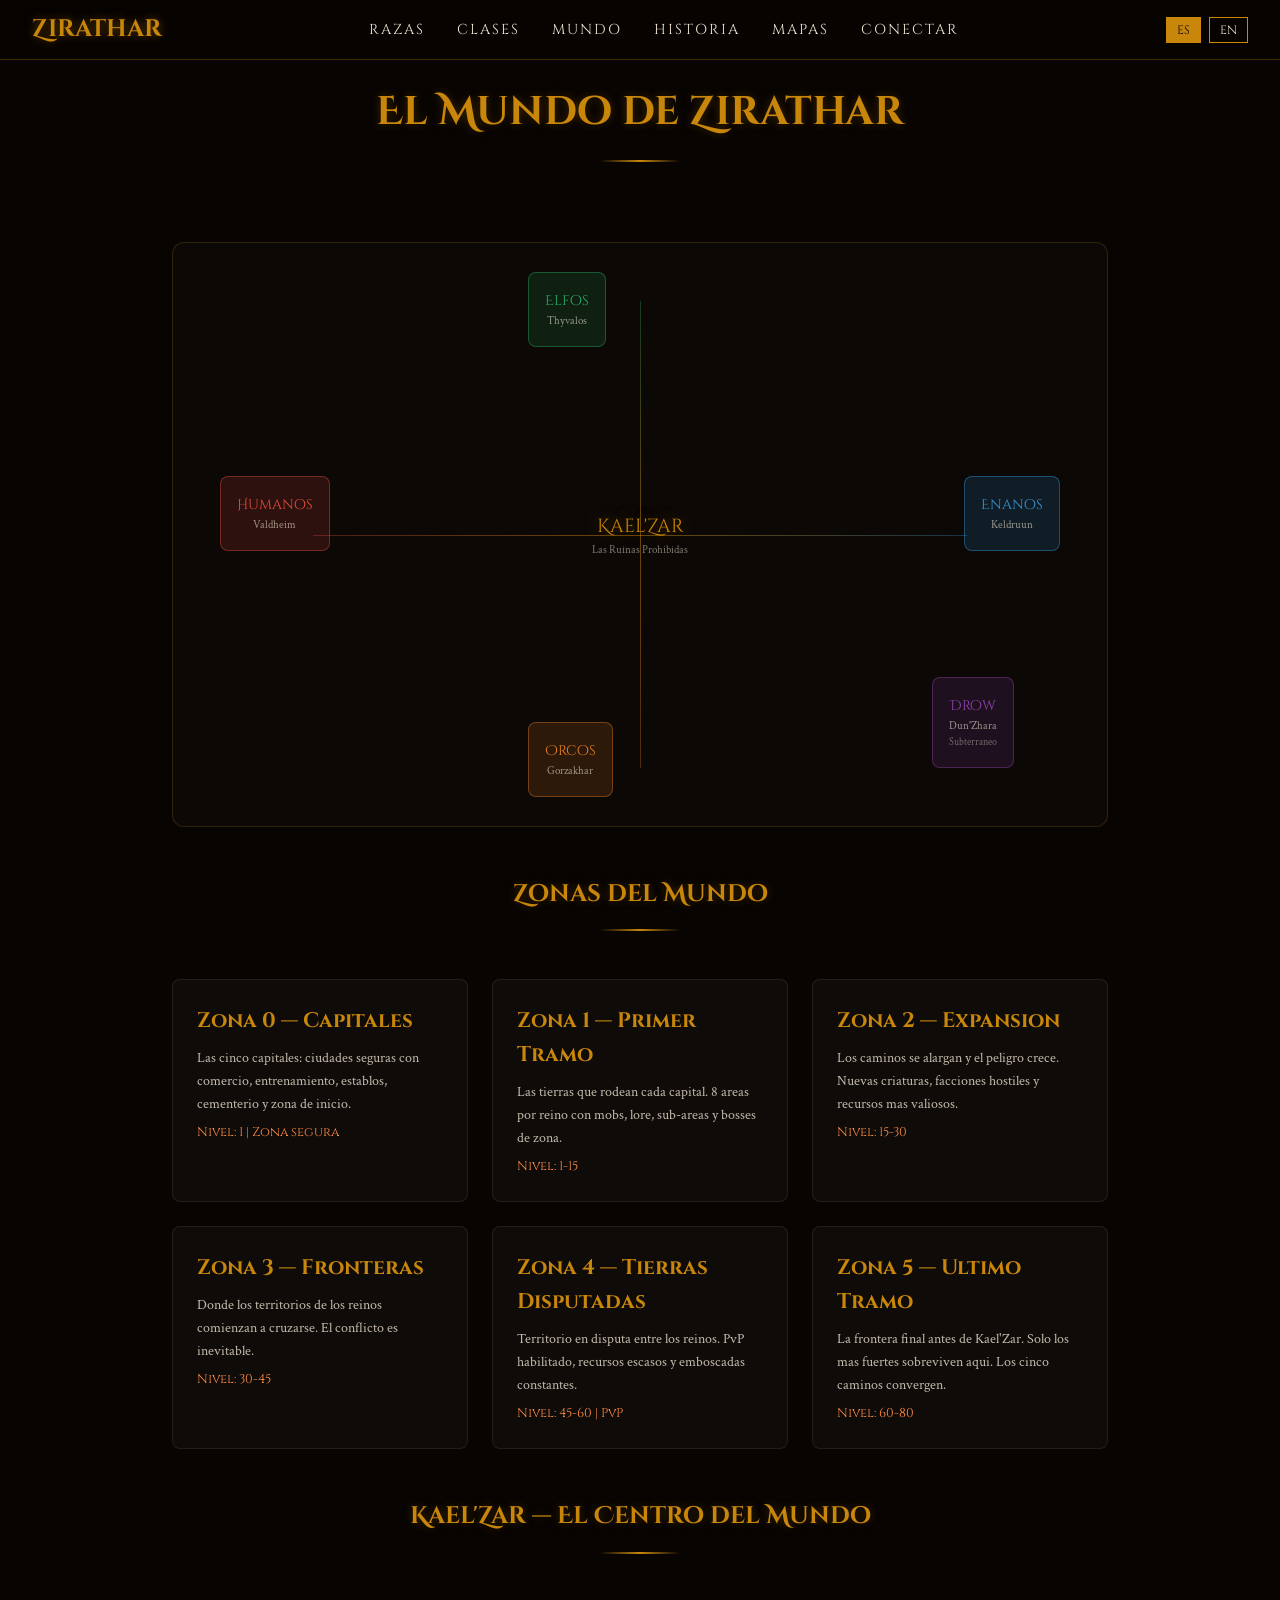
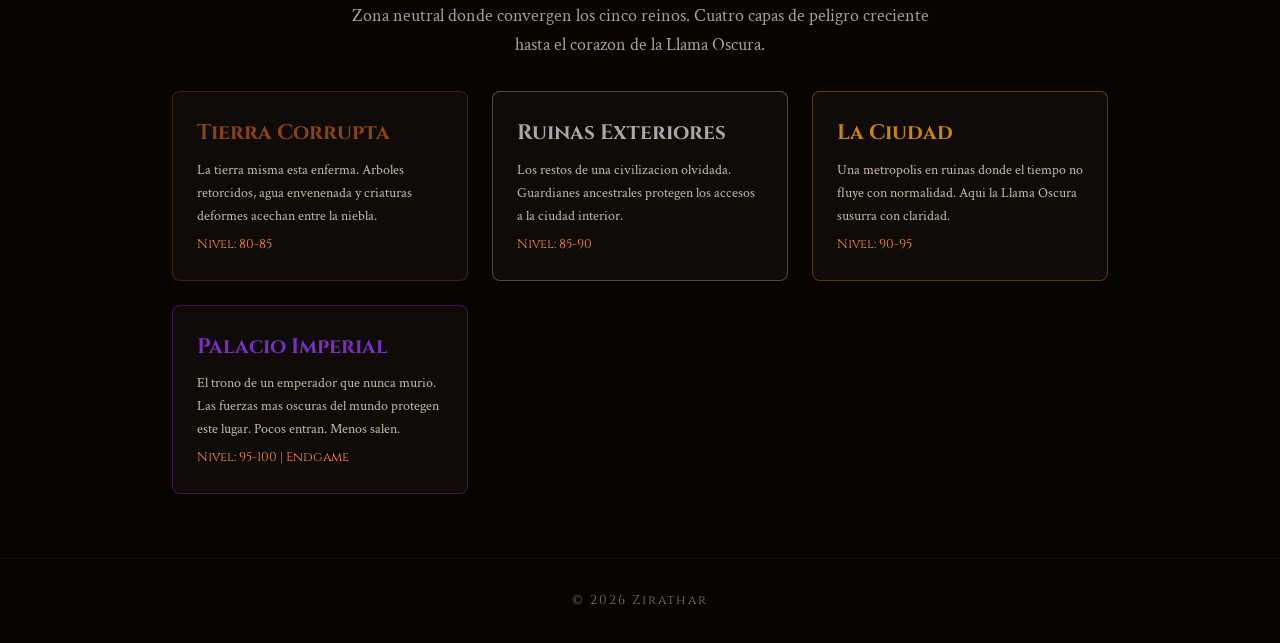
<file: mundo.html>
<!DOCTYPE html>
<html lang="es">
<head>
  <meta charset="UTF-8">
  <meta name="viewport" content="width=device-width, initial-scale=1.0">
  <title>El Mundo — Zirathar</title>
  <link rel="stylesheet" href="css/estilos.css">
  <style>
    .page-header { padding-top: 80px; text-align: center; padding-bottom: 2rem; }
    .mapa-container { max-width: 1000px; margin: 0 auto; padding: 0 2rem; }
    .mapa-visual { position: relative; width: 100%; aspect-ratio: 16/10; background: rgba(255,255,255,0.02); border: 1px solid rgba(200,134,10,0.2); border-radius: 12px; margin-bottom: 3rem; overflow: hidden; }
    .mapa-reino { position: absolute; padding: 1rem; text-align: center; border-radius: 8px; cursor: pointer; transition: all 0.3s; }
    .mapa-reino:hover { transform: scale(1.1); z-index: 10; }
    .mapa-reino-name { font-family: 'Cinzel Decorative', serif; font-size: 0.9rem; }
    .mapa-reino-capital { font-size: 0.7rem; opacity: 0.6; }
    .mapa-centro { position: absolute; top: 50%; left: 50%; transform: translate(-50%, -50%); text-align: center; }
    .mapa-centro-name { font-family: 'Cinzel Decorative', serif; font-size: 1.2rem; color: var(--dorado); text-shadow: 0 0 15px rgba(200,134,10,0.5); }
    .zona-info { display: grid; grid-template-columns: repeat(auto-fit, minmax(250px, 1fr)); gap: 1.5rem; margin-top: 2rem; }
    .zona-card { background: rgba(255,255,255,0.03); border: 1px solid rgba(255,255,255,0.08); border-radius: 8px; padding: 1.5rem; opacity:0; transform: translateY(20px); transition: all 0.4s; }
    .zona-card.visible { opacity:1; transform: translateY(0); }
    .zona-title { font-family: 'Cinzel', serif; color: var(--dorado); margin-bottom: 0.5rem; }
    .zona-desc { font-size: 0.9rem; opacity: 0.8; }
    .zona-level { font-family: 'Cinzel', serif; font-size: 0.8rem; color: var(--naranja); margin-top: 0.5rem; }
    /* Lineas de conexion */
    .mapa-visual::before { content:''; position:absolute; top:50%; left:15%; width:70%; height:1px; background: linear-gradient(90deg, rgba(231,76,60,0.3), rgba(200,134,10,0.5), rgba(52,152,219,0.3)); }
    .mapa-visual::after { content:''; position:absolute; left:50%; top:10%; width:1px; height:80%; background: linear-gradient(180deg, rgba(39,174,96,0.3), rgba(200,134,10,0.5), rgba(230,126,34,0.3)); }
  </style>
</head>
<body>
  <nav class="nav">
    <a href="index.html" class="nav-logo">Zirathar</a>
    <ul class="nav-links">
      <li><a href="razas.html">Razas</a></li>
      <li><a href="clases.html">Clases</a></li>
      <li><a href="mundo.html">Mundo</a></li>
      <li><a href="historia.html">Historia</a></li>
      <li><a href="mapas.html">Mapas</a></li>
      <li><a href="conectar.html">Conectar</a></li>
    </ul>
    <div class="lang-toggle">
      <button class="lang-btn active" id="lang-es">ES</button>
      <button class="lang-btn" id="lang-en">EN</button>
    </div>
  </nav>

  <div class="page-header">
    <h1 class="section-title" data-es="El Mundo de Zirathar" data-en="The World of Zirathar">El Mundo de Zirathar</h1>
    <div class="section-line"></div>
  </div>

  <div class="mapa-container">
    <div class="mapa-visual">
      <!-- Centro: Kael'Zar -->
      <div class="mapa-centro">
        <p class="mapa-centro-name">Kael'Zar</p>
        <p style="font-size:0.7rem; opacity:0.5;">Las Ruinas Prohibidas</p>
      </div>

      <!-- Humanos: Oeste -->
      <div class="mapa-reino" style="left:5%; top:40%; background:rgba(231,76,60,0.15); border:1px solid rgba(231,76,60,0.4);">
        <p class="mapa-reino-name" style="color:#e74c3c;">Humanos</p>
        <p class="mapa-reino-capital">Valdheim</p>
      </div>

      <!-- Elfos: Norte -->
      <div class="mapa-reino" style="left:38%; top:5%; background:rgba(39,174,96,0.15); border:1px solid rgba(39,174,96,0.4);">
        <p class="mapa-reino-name" style="color:#27ae60;">Elfos</p>
        <p class="mapa-reino-capital">Thyvalos</p>
      </div>

      <!-- Enanos: Este -->
      <div class="mapa-reino" style="right:5%; top:40%; background:rgba(52,152,219,0.15); border:1px solid rgba(52,152,219,0.4);">
        <p class="mapa-reino-name" style="color:#3498db;">Enanos</p>
        <p class="mapa-reino-capital">Keldruun</p>
      </div>

      <!-- Orcos: Sur -->
      <div class="mapa-reino" style="left:38%; bottom:5%; background:rgba(230,126,34,0.15); border:1px solid rgba(230,126,34,0.4);">
        <p class="mapa-reino-name" style="color:#e67e22;">Orcos</p>
        <p class="mapa-reino-capital">Gorzakhar</p>
      </div>

      <!-- Drow: Subterraneo (centro-abajo) -->
      <div class="mapa-reino" style="right:10%; bottom:10%; background:rgba(142,68,173,0.15); border:1px solid rgba(142,68,173,0.4);">
        <p class="mapa-reino-name" style="color:#8e44ad;">Drow</p>
        <p class="mapa-reino-capital">Dun'Zhara</p>
        <p style="font-size:0.6rem; opacity:0.4;">Subterraneo</p>
      </div>
    </div>

    <h2 class="section-title" style="font-size:1.5rem;" data-es="Zonas del Mundo" data-en="World Zones">Zonas del Mundo</h2>
    <div class="section-line"></div>

    <div class="zona-info">
      <div class="zona-card reveal">
        <h3 class="zona-title">Zona 0 — Capitales</h3>
        <p class="zona-desc">Las cinco capitales: ciudades seguras con comercio, entrenamiento, establos, cementerio y zona de inicio.</p>
        <p class="zona-level">Nivel: 1 | Zona segura</p>
      </div>
      <div class="zona-card reveal">
        <h3 class="zona-title">Zona 1 — Primer Tramo</h3>
        <p class="zona-desc">Las tierras que rodean cada capital. 8 areas por reino con mobs, lore, sub-areas y bosses de zona.</p>
        <p class="zona-level">Nivel: 1-15</p>
      </div>
      <div class="zona-card reveal">
        <h3 class="zona-title">Zona 2 — Expansion</h3>
        <p class="zona-desc">Los caminos se alargan y el peligro crece. Nuevas criaturas, facciones hostiles y recursos mas valiosos.</p>
        <p class="zona-level">Nivel: 15-30</p>
      </div>
      <div class="zona-card reveal">
        <h3 class="zona-title">Zona 3 — Fronteras</h3>
        <p class="zona-desc">Donde los territorios de los reinos comienzan a cruzarse. El conflicto es inevitable.</p>
        <p class="zona-level">Nivel: 30-45</p>
      </div>
      <div class="zona-card reveal">
        <h3 class="zona-title">Zona 4 — Tierras Disputadas</h3>
        <p class="zona-desc">Territorio en disputa entre los reinos. PvP habilitado, recursos escasos y emboscadas constantes.</p>
        <p class="zona-level">Nivel: 45-60 | PvP</p>
      </div>
      <div class="zona-card reveal">
        <h3 class="zona-title">Zona 5 — Ultimo Tramo</h3>
        <p class="zona-desc">La frontera final antes de Kael'Zar. Solo los mas fuertes sobreviven aqui. Los cinco caminos convergen.</p>
        <p class="zona-level">Nivel: 60-80</p>
      </div>
    </div>

    <h2 class="section-title" style="font-size:1.5rem; margin-top:3rem;" data-es="Kael'Zar — El Centro del Mundo" data-en="Kael'Zar — The Center of the World">Kael'Zar — El Centro del Mundo</h2>
    <div class="section-line"></div>
    <p style="text-align:center; opacity:0.7; max-width:600px; margin:0 auto 2rem;">Zona neutral donde convergen los cinco reinos. Cuatro capas de peligro creciente hasta el corazon de la Llama Oscura.</p>

    <div class="zona-info">
      <div class="zona-card reveal" style="border-color: rgba(139,69,19,0.4);">
        <h3 class="zona-title" style="color:#8B4513;">Tierra Corrupta</h3>
        <p class="zona-desc">La tierra misma esta enferma. Arboles retorcidos, agua envenenada y criaturas deformes acechan entre la niebla.</p>
        <p class="zona-level">Nivel: 80-85</p>
      </div>
      <div class="zona-card reveal" style="border-color: rgba(169,169,169,0.4);">
        <h3 class="zona-title" style="color:#A9A9A9;">Ruinas Exteriores</h3>
        <p class="zona-desc">Los restos de una civilizacion olvidada. Guardianes ancestrales protegen los accesos a la ciudad interior.</p>
        <p class="zona-level">Nivel: 85-90</p>
      </div>
      <div class="zona-card reveal" style="border-color: rgba(200,134,10,0.4);">
        <h3 class="zona-title" style="color:#c8860a;">La Ciudad</h3>
        <p class="zona-desc">Una metropolis en ruinas donde el tiempo no fluye con normalidad. Aqui la Llama Oscura susurra con claridad.</p>
        <p class="zona-level">Nivel: 90-95</p>
      </div>
      <div class="zona-card reveal" style="border-color: rgba(123,47,190,0.4);">
        <h3 class="zona-title" style="color:#7b2fbe;">Palacio Imperial</h3>
        <p class="zona-desc">El trono de un emperador que nunca murio. Las fuerzas mas oscuras del mundo protegen este lugar. Pocos entran. Menos salen.</p>
        <p class="zona-level">Nivel: 95-100 | Endgame</p>
      </div>
    </div>
  </div>

  <footer class="footer" style="margin-top:4rem;">
    <p>&copy; 2026 Zirathar</p>
  </footer>
  <script src="js/main.js"></script>
</body>
</html>
</file>
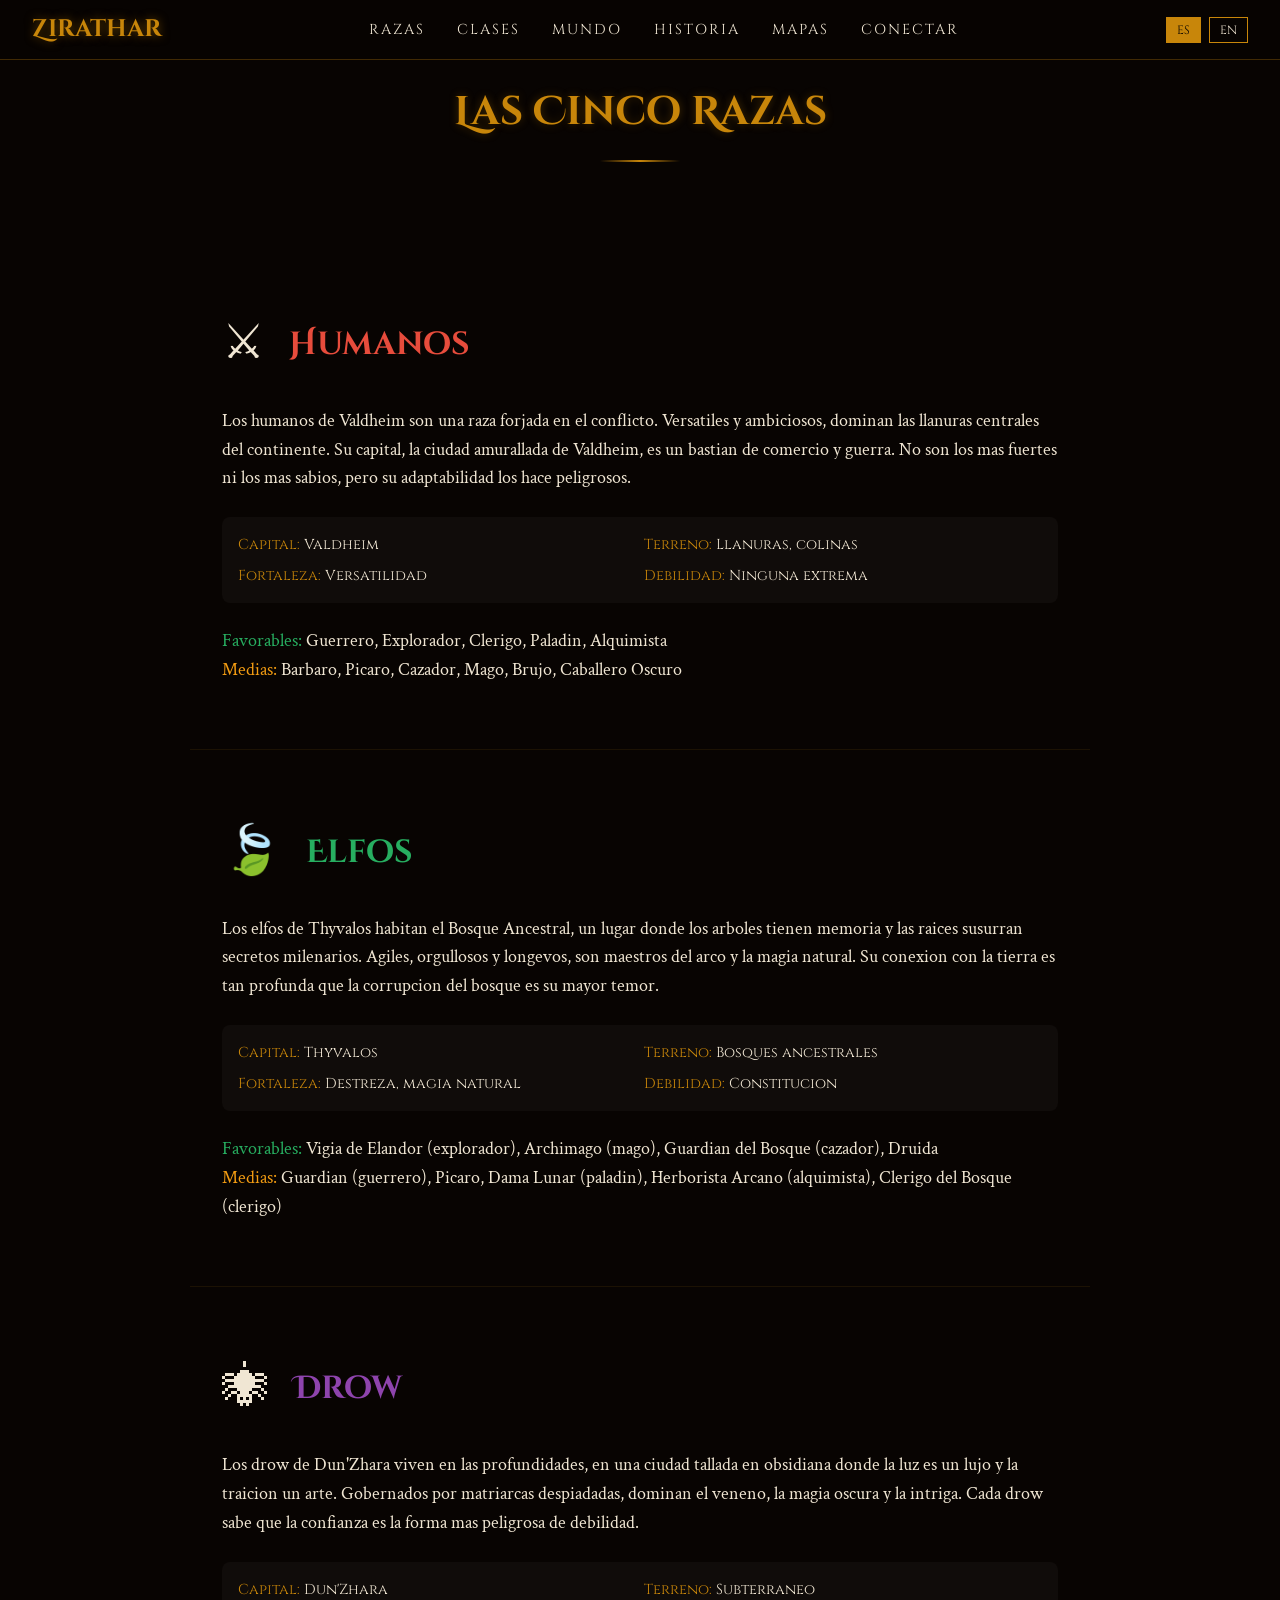
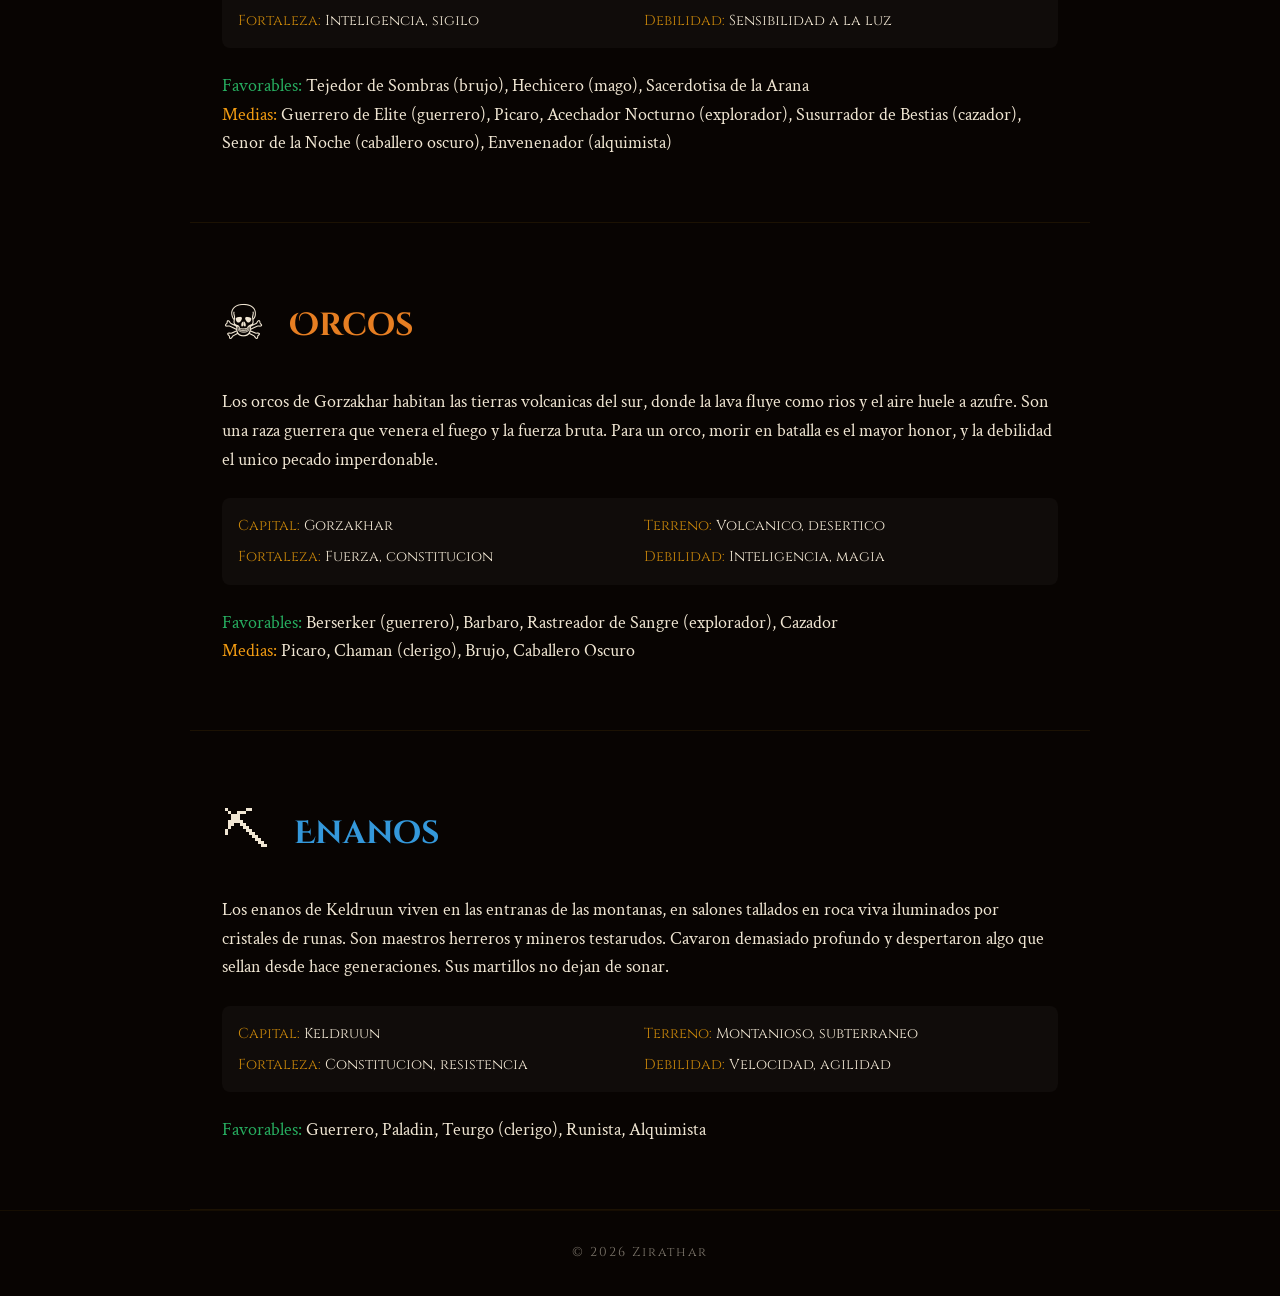
<file: razas.html>
<!DOCTYPE html>
<html lang="es">
<head>
  <meta charset="UTF-8">
  <meta name="viewport" content="width=device-width, initial-scale=1.0">
  <title>Razas — Zirathar</title>
  <link rel="stylesheet" href="css/estilos.css">
  <style>
    .raza-section { padding: 4rem 2rem; max-width: 900px; margin: 0 auto; border-bottom: 1px solid rgba(200,134,10,0.1); }
    .raza-header { display: flex; align-items: center; gap: 1.5rem; margin-bottom: 1.5rem; }
    .raza-icon { font-size: 3rem; }
    .raza-title { font-family: 'Cinzel Decorative', serif; font-size: 2rem; }
    .raza-stats { display: grid; grid-template-columns: 1fr 1fr; gap: 0.5rem; margin: 1.5rem 0; padding: 1rem; background: rgba(255,255,255,0.03); border-radius: 8px; }
    .raza-stat { font-family: 'Cinzel', serif; font-size: 0.9rem; }
    .stat-label { color: var(--dorado); }
    .clases-lista { margin-top: 1rem; }
    .clase-fav { color: #27ae60; }
    .clase-med { color: #f39c12; }
    .clase-des { color: #e74c3c; }
    .page-header { padding-top: 80px; text-align: center; padding-bottom: 2rem; }
  </style>
</head>
<body>
  <nav class="nav">
    <a href="index.html" class="nav-logo">Zirathar</a>
    <ul class="nav-links">
      <li><a href="razas.html">Razas</a></li>
      <li><a href="clases.html">Clases</a></li>
      <li><a href="mundo.html">Mundo</a></li>
      <li><a href="historia.html">Historia</a></li>
      <li><a href="mapas.html">Mapas</a></li>
      <li><a href="conectar.html">Conectar</a></li>
    </ul>
    <div class="lang-toggle">
      <button class="lang-btn active" id="lang-es">ES</button>
      <button class="lang-btn" id="lang-en">EN</button>
    </div>
  </nav>

  <div class="page-header">
    <h1 class="section-title" data-es="Las Cinco Razas" data-en="The Five Races">Las Cinco Razas</h1>
    <div class="section-line"></div>
  </div>

  <div id="humanos" class="raza-section">
    <div class="raza-header">
      <span class="raza-icon">&#9876;</span>
      <h2 class="raza-title" style="color:#e74c3c;">Humanos</h2>
    </div>
    <p>Los humanos de Valdheim son una raza forjada en el conflicto. Versatiles y ambiciosos, dominan las llanuras centrales del continente. Su capital, la ciudad amurallada de Valdheim, es un bastian de comercio y guerra. No son los mas fuertes ni los mas sabios, pero su adaptabilidad los hace peligrosos.</p>
    <div class="raza-stats">
      <p class="raza-stat"><span class="stat-label">Capital:</span> Valdheim</p>
      <p class="raza-stat"><span class="stat-label">Terreno:</span> Llanuras, colinas</p>
      <p class="raza-stat"><span class="stat-label">Fortaleza:</span> Versatilidad</p>
      <p class="raza-stat"><span class="stat-label">Debilidad:</span> Ninguna extrema</p>
    </div>
    <div class="clases-lista">
      <p><span class="clase-fav">Favorables:</span> Guerrero, Explorador, Clerigo, Paladin, Alquimista</p>
      <p><span class="clase-med">Medias:</span> Barbaro, Picaro, Cazador, Mago, Brujo, Caballero Oscuro</p>
    </div>
  </div>

  <div id="elfos" class="raza-section">
    <div class="raza-header">
      <span class="raza-icon">&#127811;</span>
      <h2 class="raza-title" style="color:#27ae60;">Elfos</h2>
    </div>
    <p>Los elfos de Thyvalos habitan el Bosque Ancestral, un lugar donde los arboles tienen memoria y las raices susurran secretos milenarios. Agiles, orgullosos y longevos, son maestros del arco y la magia natural. Su conexion con la tierra es tan profunda que la corrupcion del bosque es su mayor temor.</p>
    <div class="raza-stats">
      <p class="raza-stat"><span class="stat-label">Capital:</span> Thyvalos</p>
      <p class="raza-stat"><span class="stat-label">Terreno:</span> Bosques ancestrales</p>
      <p class="raza-stat"><span class="stat-label">Fortaleza:</span> Destreza, magia natural</p>
      <p class="raza-stat"><span class="stat-label">Debilidad:</span> Constitucion</p>
    </div>
    <div class="clases-lista">
      <p><span class="clase-fav">Favorables:</span> Vigia de Elandor (explorador), Archimago (mago), Guardian del Bosque (cazador), Druida</p>
      <p><span class="clase-med">Medias:</span> Guardian (guerrero), Picaro, Dama Lunar (paladin), Herborista Arcano (alquimista), Clerigo del Bosque (clerigo)</p>
    </div>
  </div>

  <div id="drows" class="raza-section">
    <div class="raza-header">
      <span class="raza-icon">&#128375;</span>
      <h2 class="raza-title" style="color:#8e44ad;">Drow</h2>
    </div>
    <p>Los drow de Dun'Zhara viven en las profundidades, en una ciudad tallada en obsidiana donde la luz es un lujo y la traicion un arte. Gobernados por matriarcas despiadadas, dominan el veneno, la magia oscura y la intriga. Cada drow sabe que la confianza es la forma mas peligrosa de debilidad.</p>
    <div class="raza-stats">
      <p class="raza-stat"><span class="stat-label">Capital:</span> Dun'Zhara</p>
      <p class="raza-stat"><span class="stat-label">Terreno:</span> Subterraneo</p>
      <p class="raza-stat"><span class="stat-label">Fortaleza:</span> Inteligencia, sigilo</p>
      <p class="raza-stat"><span class="stat-label">Debilidad:</span> Sensibilidad a la luz</p>
    </div>
    <div class="clases-lista">
      <p><span class="clase-fav">Favorables:</span> Tejedor de Sombras (brujo), Hechicero (mago), Sacerdotisa de la Arana</p>
      <p><span class="clase-med">Medias:</span> Guerrero de Elite (guerrero), Picaro, Acechador Nocturno (explorador), Susurrador de Bestias (cazador), Senor de la Noche (caballero oscuro), Envenenador (alquimista)</p>
    </div>
  </div>

  <div id="orcos" class="raza-section">
    <div class="raza-header">
      <span class="raza-icon">&#9760;</span>
      <h2 class="raza-title" style="color:#e67e22;">Orcos</h2>
    </div>
    <p>Los orcos de Gorzakhar habitan las tierras volcanicas del sur, donde la lava fluye como rios y el aire huele a azufre. Son una raza guerrera que venera el fuego y la fuerza bruta. Para un orco, morir en batalla es el mayor honor, y la debilidad el unico pecado imperdonable.</p>
    <div class="raza-stats">
      <p class="raza-stat"><span class="stat-label">Capital:</span> Gorzakhar</p>
      <p class="raza-stat"><span class="stat-label">Terreno:</span> Volcanico, desertico</p>
      <p class="raza-stat"><span class="stat-label">Fortaleza:</span> Fuerza, constitucion</p>
      <p class="raza-stat"><span class="stat-label">Debilidad:</span> Inteligencia, magia</p>
    </div>
    <div class="clases-lista">
      <p><span class="clase-fav">Favorables:</span> Berserker (guerrero), Barbaro, Rastreador de Sangre (explorador), Cazador</p>
      <p><span class="clase-med">Medias:</span> Picaro, Chaman (clerigo), Brujo, Caballero Oscuro</p>
    </div>
  </div>

  <div id="enanos" class="raza-section">
    <div class="raza-header">
      <span class="raza-icon">&#9935;</span>
      <h2 class="raza-title" style="color:#3498db;">Enanos</h2>
    </div>
    <p>Los enanos de Keldruun viven en las entranas de las montanas, en salones tallados en roca viva iluminados por cristales de runas. Son maestros herreros y mineros testarudos. Cavaron demasiado profundo y despertaron algo que sellan desde hace generaciones. Sus martillos no dejan de sonar.</p>
    <div class="raza-stats">
      <p class="raza-stat"><span class="stat-label">Capital:</span> Keldruun</p>
      <p class="raza-stat"><span class="stat-label">Terreno:</span> Montanioso, subterraneo</p>
      <p class="raza-stat"><span class="stat-label">Fortaleza:</span> Constitucion, resistencia</p>
      <p class="raza-stat"><span class="stat-label">Debilidad:</span> Velocidad, agilidad</p>
    </div>
    <div class="clases-lista">
      <p><span class="clase-fav">Favorables:</span> Guerrero, Paladin, Teurgo (clerigo), Runista, Alquimista</p>
    </div>
  </div>

  <footer class="footer">
    <p>&copy; 2026 Zirathar</p>
  </footer>
  <script src="js/main.js"></script>
</body>
</html>
</file>
<file: css/estilos.css>
/* ═══════════════════════════════════════════
   ZIRATHAR — Estilos compartidos
   ═══════════════════════════════════════════ */

@import url('https://fonts.googleapis.com/css2?family=Cinzel+Decorative:wght@400;700;900&family=Cinzel:wght@400;600;700&family=Crimson+Text:ital,wght@0,400;0,600;0,700;1,400&display=swap');

:root {
  --fondo: #080402;
  --dorado: #c8860a;
  --naranja: #ff8c42;
  --pergamino: #f0e6d3;
  --purpura: #7b2fbe;
  --rojo: #e74c3c;
  --verde: #27ae60;
  --violeta: #8e44ad;
  --naranja-reino: #e67e22;
  --azul: #3498db;
}

* { margin: 0; padding: 0; box-sizing: border-box; }

html {
  scroll-behavior: smooth;
}

body {
  background: var(--fondo);
  color: var(--pergamino);
  font-family: 'Crimson Text', Georgia, serif;
  font-size: 18px;
  line-height: 1.6;
  overflow-x: hidden;
}

/* ═══ NAV ═══ */
.nav {
  position: fixed;
  top: 0;
  left: 0;
  width: 100%;
  z-index: 1000;
  background: rgba(8, 4, 2, 0.92);
  backdrop-filter: blur(10px);
  border-bottom: 1px solid rgba(200, 134, 10, 0.3);
  padding: 0 2rem;
  display: flex;
  align-items: center;
  justify-content: space-between;
  height: 60px;
}

.nav-logo {
  font-family: 'Cinzel Decorative', serif;
  font-size: 1.5rem;
  font-weight: 700;
  color: var(--dorado);
  text-decoration: none;
  text-shadow: 0 0 10px rgba(200, 134, 10, 0.5);
}

.nav-links {
  display: flex;
  gap: 2rem;
  list-style: none;
}

.nav-links a {
  font-family: 'Cinzel', serif;
  font-size: 0.9rem;
  color: var(--pergamino);
  text-decoration: none;
  text-transform: uppercase;
  letter-spacing: 2px;
  transition: color 0.3s, text-shadow 0.3s;
}

.nav-links a:hover {
  color: var(--naranja);
  text-shadow: 0 0 8px rgba(255, 140, 66, 0.5);
}

.lang-toggle {
  display: flex;
  gap: 0.5rem;
}

.lang-btn {
  background: none;
  border: 1px solid var(--dorado);
  color: var(--pergamino);
  font-family: 'Cinzel', serif;
  font-size: 0.75rem;
  padding: 4px 10px;
  cursor: pointer;
  transition: all 0.3s;
  text-transform: uppercase;
}

.lang-btn.active {
  background: var(--dorado);
  color: var(--fondo);
}

.lang-btn:hover {
  background: rgba(200, 134, 10, 0.3);
}

/* ═══ HERO ═══ */
.hero {
  position: relative;
  width: 100%;
  height: 100vh;
  display: flex;
  flex-direction: column;
  align-items: center;
  justify-content: center;
  text-align: center;
  overflow: hidden;
}

.hero-canvas {
  position: absolute;
  top: 0;
  left: 0;
  width: 100%;
  height: 100%;
  z-index: 0;
}

.hero-content {
  position: relative;
  z-index: 1;
}

.hero-title {
  font-family: 'Cinzel Decorative', serif;
  font-size: clamp(3rem, 8vw, 7rem);
  font-weight: 900;
  color: var(--naranja);
  text-shadow:
    0 0 20px rgba(255, 107, 53, 0.8),
    0 0 40px rgba(255, 107, 53, 0.5),
    0 0 80px rgba(255, 107, 53, 0.3),
    0 4px 8px rgba(0, 0, 0, 0.8);
  letter-spacing: 8px;
  margin-bottom: 1rem;
  animation: flamePulse 3s ease-in-out infinite alternate;
}

@keyframes flamePulse {
  0% { text-shadow: 0 0 20px rgba(255, 107, 53, 0.8), 0 0 40px rgba(255, 107, 53, 0.5), 0 0 80px rgba(255, 107, 53, 0.3); }
  100% { text-shadow: 0 0 30px rgba(255, 140, 66, 1), 0 0 60px rgba(255, 140, 66, 0.7), 0 0 100px rgba(200, 134, 10, 0.4); }
}

.hero-subtitle {
  font-family: 'Cinzel', serif;
  font-size: clamp(1rem, 2.5vw, 1.5rem);
  color: var(--pergamino);
  opacity: 0.85;
  margin-bottom: 2.5rem;
  letter-spacing: 3px;
}

.hero-buttons {
  display: flex;
  gap: 1.5rem;
  flex-wrap: wrap;
  justify-content: center;
}

.btn {
  font-family: 'Cinzel', serif;
  font-size: 0.95rem;
  text-transform: uppercase;
  letter-spacing: 2px;
  padding: 14px 32px;
  border: 2px solid var(--dorado);
  text-decoration: none;
  transition: all 0.3s;
  cursor: pointer;
}

.btn-primary {
  background: linear-gradient(135deg, var(--naranja), var(--dorado));
  color: var(--fondo);
  border-color: var(--naranja);
}

.btn-primary:hover {
  background: linear-gradient(135deg, #ff6b35, var(--naranja));
  box-shadow: 0 0 20px rgba(255, 140, 66, 0.5);
  transform: translateY(-2px);
}

.btn-secondary {
  background: transparent;
  color: var(--pergamino);
}

.btn-secondary:hover {
  background: rgba(200, 134, 10, 0.15);
  box-shadow: 0 0 15px rgba(200, 134, 10, 0.3);
  transform: translateY(-2px);
}

/* ═══ SECCIONES ═══ */
section {
  padding: 5rem 2rem;
  max-width: 1200px;
  margin: 0 auto;
}

.section-title {
  font-family: 'Cinzel Decorative', serif;
  font-size: clamp(1.8rem, 4vw, 2.5rem);
  color: var(--dorado);
  text-align: center;
  margin-bottom: 1rem;
  text-shadow: 0 0 10px rgba(200, 134, 10, 0.3);
}

.section-line {
  width: 80px;
  height: 2px;
  background: linear-gradient(90deg, transparent, var(--dorado), transparent);
  margin: 0 auto 3rem;
}

/* ═══ REINOS / CARDS ═══ */
.reinos-grid {
  display: grid;
  grid-template-columns: repeat(auto-fit, minmax(220px, 1fr));
  gap: 1.5rem;
}

.reino-card {
  background: rgba(255, 255, 255, 0.03);
  border: 1px solid rgba(255, 255, 255, 0.08);
  border-radius: 8px;
  padding: 2rem 1.5rem;
  text-align: center;
  transition: all 0.4s;
  opacity: 0;
  transform: translateY(30px);
}

.reino-card.visible {
  opacity: 1;
  transform: translateY(0);
}

.reino-card:hover {
  transform: translateY(-8px);
  border-color: var(--color-reino, var(--dorado));
  box-shadow: 0 8px 30px rgba(0, 0, 0, 0.4), 0 0 15px var(--glow-color, rgba(200, 134, 10, 0.2));
}

.reino-icon {
  font-size: 2.5rem;
  margin-bottom: 1rem;
  display: block;
}

.reino-name {
  font-family: 'Cinzel Decorative', serif;
  font-size: 1.3rem;
  margin-bottom: 0.3rem;
}

.reino-capital {
  font-family: 'Cinzel', serif;
  font-size: 0.85rem;
  opacity: 0.6;
  margin-bottom: 1rem;
  letter-spacing: 1px;
}

.reino-lore {
  font-style: italic;
  font-size: 0.95rem;
  opacity: 0.8;
  line-height: 1.5;
  margin-bottom: 1.2rem;
}

.reino-link {
  font-family: 'Cinzel', serif;
  font-size: 0.8rem;
  text-transform: uppercase;
  letter-spacing: 2px;
  text-decoration: none;
  transition: color 0.3s;
}

/* Colores por reino */
.reino-humanos { --color-reino: #e74c3c; --glow-color: rgba(231, 76, 60, 0.3); }
.reino-humanos .reino-name, .reino-humanos .reino-link { color: #e74c3c; }

.reino-elfos { --color-reino: #27ae60; --glow-color: rgba(39, 174, 96, 0.3); }
.reino-elfos .reino-name, .reino-elfos .reino-link { color: #27ae60; }

.reino-drows { --color-reino: #8e44ad; --glow-color: rgba(142, 68, 173, 0.3); }
.reino-drows .reino-name, .reino-drows .reino-link { color: #8e44ad; }

.reino-orcos { --color-reino: #e67e22; --glow-color: rgba(230, 126, 34, 0.3); }
.reino-orcos .reino-name, .reino-orcos .reino-link { color: #e67e22; }

.reino-enanos { --color-reino: #3498db; --glow-color: rgba(52, 152, 219, 0.3); }
.reino-enanos .reino-name, .reino-enanos .reino-link { color: #3498db; }

/* ═══ LORE QUOTE ═══ */
.lore-section {
  text-align: center;
  padding: 4rem 2rem;
  position: relative;
}

.lore-quote {
  font-family: 'Crimson Text', serif;
  font-style: italic;
  font-size: clamp(1.1rem, 2vw, 1.4rem);
  color: var(--pergamino);
  opacity: 0.8;
  max-width: 700px;
  margin: 0 auto;
  line-height: 1.8;
  padding: 2rem;
  border-left: 3px solid var(--dorado);
  text-align: left;
}

.lore-author {
  font-family: 'Cinzel', serif;
  font-size: 0.9rem;
  color: var(--dorado);
  margin-top: 1.5rem;
  text-align: right;
  opacity: 0.7;
}

/* ═══ CONECTAR ═══ */
.conectar-section {
  text-align: center;
}

.conectar-box {
  background: rgba(200, 134, 10, 0.05);
  border: 1px solid rgba(200, 134, 10, 0.2);
  border-radius: 12px;
  padding: 3rem;
  max-width: 500px;
  margin: 0 auto;
}

.server-info {
  font-family: 'Cinzel', serif;
  font-size: 1.1rem;
  margin-bottom: 0.5rem;
}

.server-ip {
  font-family: monospace;
  font-size: 1.3rem;
  color: var(--naranja);
  background: rgba(255, 140, 66, 0.1);
  padding: 8px 20px;
  border-radius: 6px;
  display: inline-block;
  margin: 1rem 0;
  letter-spacing: 1px;
}

/* ═══ FOOTER ═══ */
.footer {
  text-align: center;
  padding: 2rem;
  border-top: 1px solid rgba(200, 134, 10, 0.15);
  font-family: 'Cinzel', serif;
  font-size: 0.8rem;
  opacity: 0.5;
  letter-spacing: 2px;
}

/* ═══ RESPONSIVE ═══ */
@media (max-width: 768px) {
  .nav { padding: 0 1rem; }
  .nav-links { gap: 1rem; }
  .nav-links a { font-size: 0.75rem; letter-spacing: 1px; }
  .hero-buttons { flex-direction: column; align-items: center; }
  .reinos-grid { grid-template-columns: 1fr 1fr; }
}

@media (max-width: 480px) {
  .nav-links { display: none; }
  .reinos-grid { grid-template-columns: 1fr; }
}
</file>
